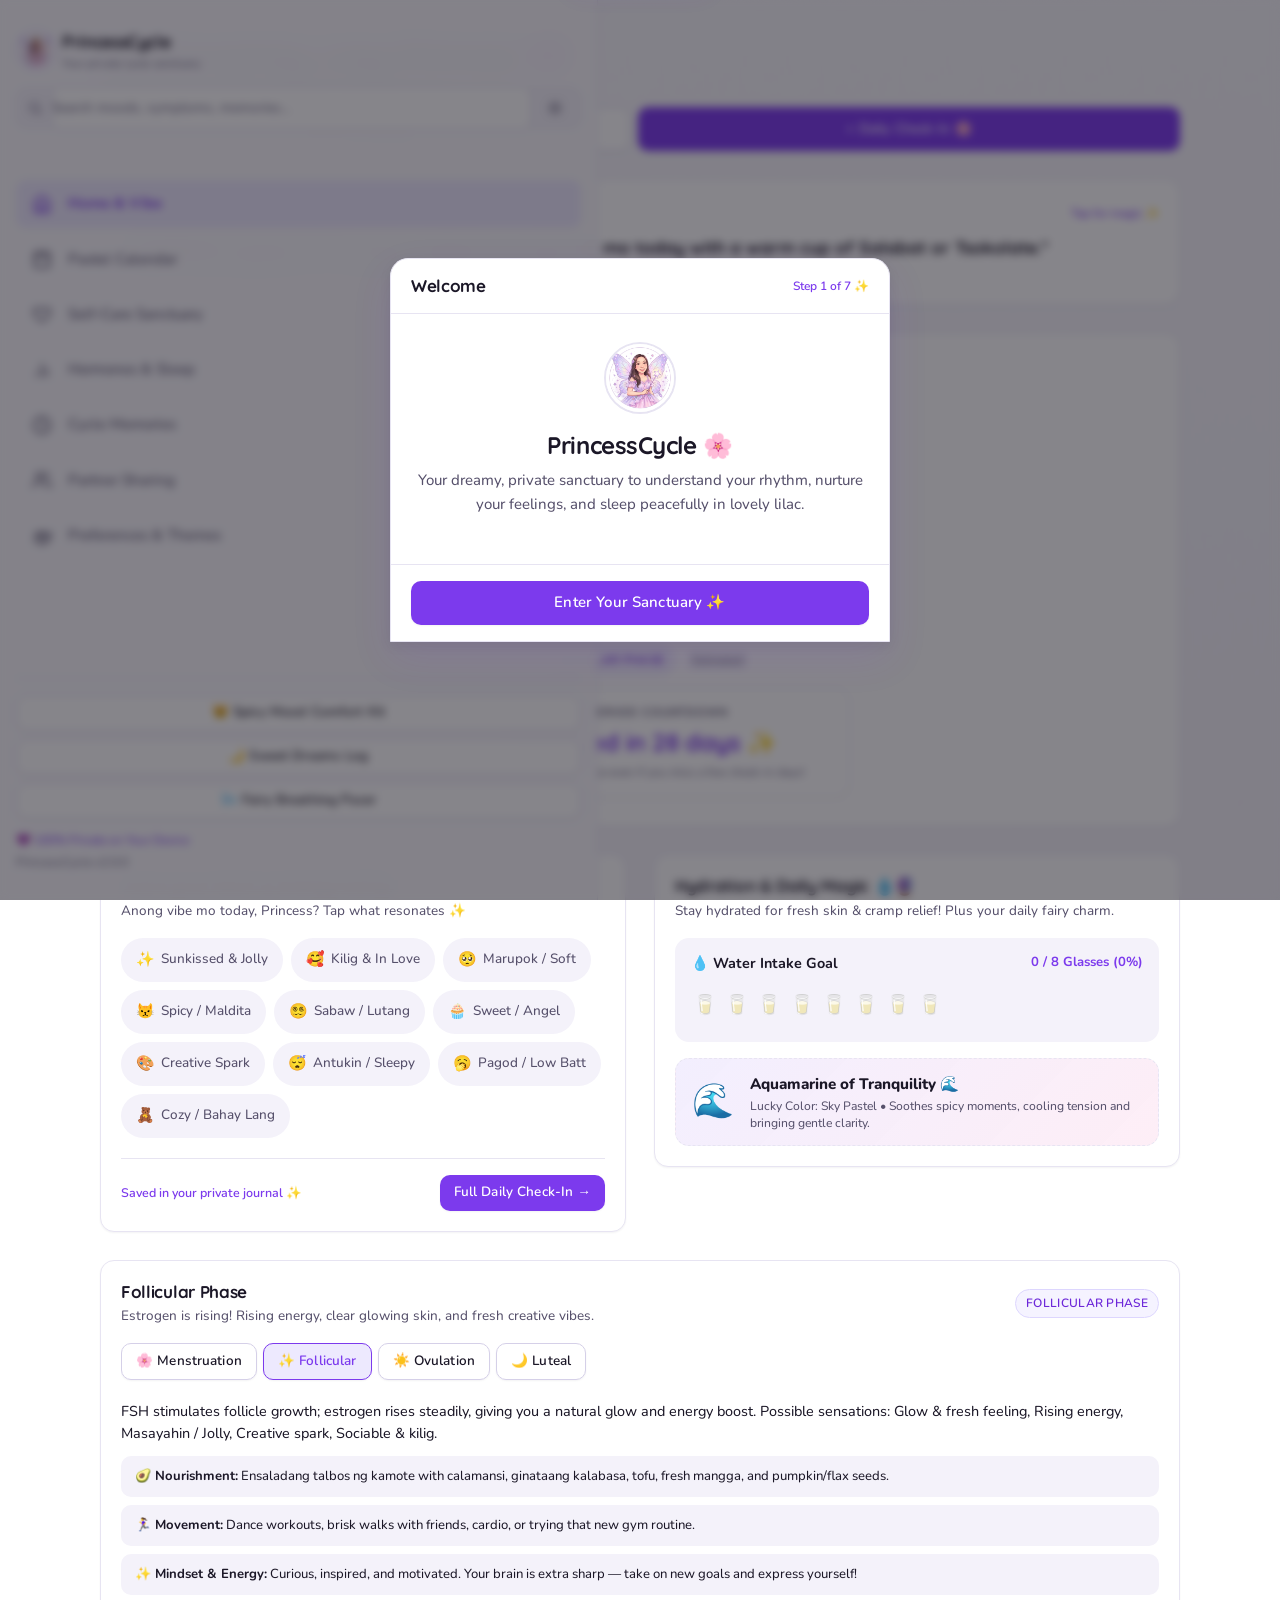
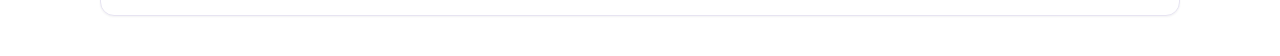
<file: index.html>
<!DOCTYPE html>
<html lang="en">
<head>
  <meta charset="UTF-8" />
  <meta name="viewport" content="width=device-width, initial-scale=1.0, maximum-scale=5.0, user-scalable=yes" />
  <meta name="description" content="PrincessCycle — The dreamiest, cutest menstrual cycle, sleep schedule, and personal wellness companion in lovely lilac purple." />
  <meta name="theme-color" content="#FAF7FF" />
  <meta name="apple-mobile-web-app-capable" content="yes" />
  <meta name="apple-mobile-web-app-status-bar-style" content="default" />
  <meta name="apple-mobile-web-app-title" content="PrincessCycle" />

  <title>PrincessCycle 🌸 — Your Dreamy Wellness & Cycle Sanctuary</title>

  <!-- PWA Manifest & Icons -->
  <link rel="manifest" href="./manifest.json" />
  <link rel="icon" type="image/jpeg" href="./assets/fairy-icon.jpg" />
  <link rel="apple-touch-icon" href="./assets/fairy-icon.jpg" />

  <!-- Google Fonts: Cute Rounded Typography -->
  <link rel="preconnect" href="https://fonts.googleapis.com" />
  <link rel="preconnect" href="https://fonts.gstatic.com" crossorigin />
  <link href="https://fonts.googleapis.com/css2?family=Nunito:ital,wght@0,400;0,500;0,600;0,700;0,800;0,900;1,400;1,600&family=Quicksand:wght@500;600;700&display=swap" rel="stylesheet" />

  <!-- Stylesheets -->
  <link rel="stylesheet" href="./css/reset.css" />
  <link rel="stylesheet" href="./css/variables.css" />
  <link rel="stylesheet" href="./css/base.css" />
  <link rel="stylesheet" href="./css/components.css" />
  <link rel="stylesheet" href="./css/layout.css" />
  <link rel="stylesheet" href="./css/responsive.css" />
  <!-- Home dashboard redesign (phone-first, token-based) -->
  <link rel="stylesheet" href="./css/home.css" />
  <!-- ✨ Kawaii Cute Overhaul — Last so it wins specificity -->
  <link rel="stylesheet" href="./css/cute.css" />
  <!-- App-wide premium design-system refinement (loaded absolutely last) -->
  <link rel="stylesheet" href="./css/redesign.css" />
</head>
<body>
  <a href="#main-content" class="skip-link">Skip to content</a>
  <!-- Cute Floating Ambient Orbs -->
  <div class="cute-orb cute-orb-1" aria-hidden="true"></div>
  <div class="cute-orb cute-orb-2" aria-hidden="true"></div>
  <div class="cute-orb cute-orb-3" aria-hidden="true"></div>

  <div class="app-root">
    <!-- Mobile App Header -->
    <header class="app-header" id="mobile-header">
      <div class="brand-header">
        <img src="./assets/fairy-icon.jpg" alt="PrincessCycle Logo" class="brand-logo-icon" width="36" height="36" style="border-radius: 50%; object-fit: cover; border: 2px solid rgba(196,168,255,0.5);" />
        <span class="brand-title" style="font-size: 1.05rem;">PrincessCycle</span>
      </div>
      <div class="header-actions">
        <button class="btn btn-ghost btn-icon-only" id="header-spicy-btn" aria-label="Spicy Mode Comfort Kit" title="Spicy Mood Comfort Kit">
          😾
        </button>
        <button class="btn btn-ghost btn-icon-only" id="header-goodnight-btn" aria-label="Goodnight Bedtime Log" title="Record Bedtime">
          🌙
        </button>
        <button class="btn btn-ghost btn-icon-only" id="header-pacer-btn" aria-label="Breathing Relief Pacer" title="Guided Breathing">
          <svg viewBox="0 0 24 24" width="20" height="20" fill="none" stroke="currentColor" stroke-width="2"><circle cx="12" cy="12" r="10"/><path d="M8 12a4 4 0 0 1 8 0"/></svg>
        </button>
        <button class="btn btn-ghost btn-icon-only" id="header-settings-btn" aria-label="Open Settings">
          <svg viewBox="0 0 24 24" width="22" height="22" fill="none" stroke="currentColor" stroke-width="2" stroke-linecap="round" stroke-linejoin="round">
            <circle cx="12" cy="12" r="3"></circle>
            <path d="M19.4 15a1.65 1.65 0 0 0 .33 1.82l.06.06a2 2 0 0 1 0 2.83 2 2 0 0 1-2.83 0l-.06-.06a1.65 1.65 0 0 0-1.82-.33 1.65 1.65 0 0 0-1 1.51V21a2 2 0 0 1-2 2 2 2 0 0 1-2-2v-.09A1.65 1.65 0 0 0 9 19.4a1.65 1.65 0 0 0-1.82.33l-.06.06a2 2 0 0 1-2.83 0 2 2 0 0 1 0-2.83l.06-.06a1.65 1.65 0 0 0 .33-1.82 1.65 1.65 0 0 0-1.51-1H3a2 2 0 0 1-2-2 2 2 0 0 1 2-2h.09A1.65 1.65 0 0 0 4.6 9a1.65 1.65 0 0 0-.33-1.82l-.06-.06a2 2 0 0 1 0-2.83 2 2 0 0 1 2.83 0l.06.06a1.65 1.65 0 0 0 1.82.33H9a1.65 1.65 0 0 0 1-1.51V3a2 2 0 0 1 2-2 2 2 0 0 1 2 2v.09a1.65 1.65 0 0 0 1 1.51 1.65 1.65 0 0 0 1.82-.33l.06-.06a2 2 0 0 1 2.83 0 2 2 0 0 1 0 2.83l-.06.06a1.65 1.65 0 0 0-.33 1.82V9a1.65 1.65 0 0 0 1.51 1H21a2 2 0 0 1 2 2 2 2 0 0 1-2 2h-.09a1.65 1.65 0 0 0-1.51 1z"></path>
          </svg>
        </button>
      </div>
    </header>

    <!-- Desktop Sidebar (Visible on 1024px+) -->
    <aside class="sidebar" id="desktop-sidebar" aria-label="Desktop Navigation">
      <div class="brand-header">
        <img src="./assets/fairy-icon.jpg" alt="PrincessCycle Logo" width="40" height="40" style="border-radius: 50%; object-fit: cover; border: 2px solid rgba(196,168,255,0.4);" />
        <div>
          <span class="brand-title" style="font-size: 1.1rem;">PrincessCycle</span>
          <div style="font-size: 0.6875rem; color: var(--text-tertiary);">Your private cycle sanctuary</div>
        </div>
      </div>

      <!-- 21st.dev-style Command Bar -->
      <div class="command-bar" role="search">
        <svg class="command-bar-icon" viewBox="0 0 24 24" fill="none" stroke="currentColor" stroke-width="2" stroke-linecap="round"><circle cx="11" cy="11" r="7"/><line x1="21" y1="21" x2="16.65" y2="16.65"/></svg>
        <input type="text" id="global-search" class="command-bar-input" placeholder="Search moods, symptoms, memories…" aria-label="Search your cycle data" />
        <button class="command-bar-action" id="command-theme-toggle" aria-label="Toggle theme" title="Toggle light / dark">
          <svg viewBox="0 0 24 24" width="16" height="16" fill="none" stroke="currentColor" stroke-width="2" stroke-linecap="round"><circle cx="12" cy="12" r="4"/><path d="M12 2v2M12 20v2M4.9 4.9l1.4 1.4M17.7 17.7l1.4 1.4M2 12h2M20 12h2M4.9 19.1l1.4-1.4M17.7 6.3l1.4-1.4"/></svg>
        </button>
      </div>

      <nav class="sidebar-nav">
        <a href="#home" class="sidebar-link active" data-view="home">
          <svg viewBox="0 0 24 24" fill="none" stroke="currentColor" stroke-width="2"><path d="M3 9l9-7 9 7v11a2 2 0 0 1-2 2H5a2 2 0 0 1-2-2z"/><polyline points="9 22 9 12 15 12 15 22"/></svg>
          <span>Home & Vibe</span>
        </a>
        <a href="#calendar" class="sidebar-link" data-view="calendar">
          <svg viewBox="0 0 24 24" fill="none" stroke="currentColor" stroke-width="2"><rect x="3" y="4" width="18" height="18" rx="2" ry="2"/><line x1="16" y1="2" x2="16" y2="6"/><line x1="8" y1="2" x2="8" y2="6"/><line x1="3" y1="10" x2="21" y2="10"/></svg>
          <span>Pastel Calendar</span>
        </a>
        <a href="#rituals" class="sidebar-link" data-view="rituals">
          <svg viewBox="0 0 24 24" fill="none" stroke="currentColor" stroke-width="2" stroke-linecap="round" stroke-linejoin="round"><path d="M12 21s-7-4.35-9.5-8.5C1 9 3 5 6.5 5 9 5 12 8 12 8s3-3 5.5-3C21 5 23 9 21.5 12.5 19 16.65 12 21 12 21z"/><path d="M12 8v6M9 11h6" opacity="0.0"/></svg>
          <span>Self-Care Sanctuary</span>
        </a>
        <a href="#insights" class="sidebar-link" data-view="insights">
          <svg viewBox="0 0 24 24" fill="none" stroke="currentColor" stroke-width="2"><line x1="18" y1="20" x2="18" y2="10"/><line x1="12" y1="20" x2="12" y2="4"/><line x1="6" y1="20" x2="6" y2="14"/></svg>
          <span>Hormones & Sleep</span>
        </a>
        <a href="#history" class="sidebar-link" data-view="history">
          <svg viewBox="0 0 24 24" fill="none" stroke="currentColor" stroke-width="2"><circle cx="12" cy="12" r="10"/><polyline points="12 6 12 12 16 14"/></svg>
          <span>Cycle Memories</span>
        </a>
        <a href="#sharing" class="sidebar-link" data-view="sharing">
          <svg viewBox="0 0 24 24" fill="none" stroke="currentColor" stroke-width="2"><path d="M17 21v-2a4 4 0 0 0-4-4H5a4 4 0 0 0-4 4v2"/><circle cx="9" cy="7" r="4"/><path d="M23 21v-2a4 4 0 0 0-3-3.87"/><path d="M16 3.13a4 4 0 0 1 0 7.75"/></svg>
          <span>Partner Sharing</span>
        </a>
        <a href="#settings" class="sidebar-link" data-view="settings">
          <svg viewBox="0 0 24 24" fill="none" stroke="currentColor" stroke-width="2"><circle cx="12" cy="12" r="3"/><path d="M19.4 15a1.65 1.65 0 0 0 .33 1.82l.06.06a2 2 0 0 1 0 2.83 2 2 0 0 1-2.83 0l-.06-.06a1.65 1.65 0 0 0-1.82-.33 1.65 1.65 0 0 0-1 1.51V21a2 2 0 0 1-2 2 2 2 0 0 1-2-2v-.09A1.65 1.65 0 0 0 9 19.4a1.65 1.65 0 0 0-1.82.33l-.06.06a2 2 0 0 1-2.83 0 2 2 0 0 1 0-2.83l.06-.06a1.65 1.65 0 0 0 .33-1.82V9a1.65 1.65 0 0 0 1.51 1H21a2 2 0 0 1 2 2 2 2 0 0 1-2 2h-.09a1.65 1.65 0 0 0-1.51 1z"/></svg>
          <span>Preferences & Themes</span>
        </a>
      </nav>

      <div style="padding-top: var(--space-md); border-top: 1px solid var(--border-subtle); font-size: 0.75rem; color: var(--text-tertiary);">
        <button class="btn btn-secondary btn-sm btn-block" id="sidebar-spicy-btn" style="margin-bottom: 8px;">
          😾 Spicy Mood Comfort Kit
        </button>
        <button class="btn btn-secondary btn-sm btn-block" id="sidebar-goodnight-btn" style="margin-bottom: 8px;">
          🌙 Sweet Dreams Log
        </button>
        <button class="btn btn-secondary btn-sm btn-block" id="sidebar-pacer-btn" style="margin-bottom: 12px;">
          🌬️ Fairy Breathing Pacer
        </button>
        <div class="flex items-center gap-xs" style="margin-bottom: 4px; color: var(--color-primary);">
          <span>💜 100% Private on Your Device</span>
        </div>
        <div id="app-version-label">PrincessCycle v2.0.0</div>
      </div>
    </aside>

    <!-- Main Content Body -->
    <main class="app-main container" id="main-content" tabindex="-1">
      
      <!-- Smart Morning Wake-Up Detection Notification Banner -->
      <div id="smart-wake-banner" class="card" role="region" aria-live="polite" aria-label="Morning wake-up confirmation" style="display: none; background: linear-gradient(135deg, var(--bg-surface), #F5EEFF); border-color: var(--border-subtle); margin-bottom: var(--space-md); box-shadow: var(--shadow-md);">
        <div class="flex justify-between items-center" style="flex-wrap: wrap; gap: 8px;">
          <div class="flex items-center gap-sm">
            <span style="font-size: 1.6rem;" aria-hidden="true">☀️</span>
            <div>
              <div style="font-size: 0.9375rem; font-weight: 700; color: var(--text-primary);">Good morning beautiful! First touch detected ✨</div>
              <div style="font-size: 0.8125rem; color: var(--text-secondary);">Did you wake up around <strong id="detected-wake-time-text" style="color: var(--color-primary);">07:15 AM</strong>?</div>
            </div>
          </div>
          <div class="flex gap-xs">
            <button class="btn btn-primary btn-sm" id="btn-confirm-wake-time">Yes, Confirm ☀️</button>
            <button class="btn btn-ghost btn-sm" id="btn-dismiss-wake-banner">Dismiss</button>
          </div>
        </div>
      </div>

      <!-- Smart Catch-Up Assistant for Missed Check-in Days -->
      <div id="missed-days-catchup-banner" class="card home-catchup" role="region" aria-live="polite" aria-label="Missed check-in catch-up assistant" style="display: none;">
        <div class="home-catchup-inner">
          <div class="flex items-center gap-sm">
            <span class="catchup-fairy" aria-hidden="true">🧚‍♀️</span>
            <div>
              <div class="catchup-title">Missed a few check-ins? We got you, Princess! ✨</div>
              <div class="catchup-text" id="missed-days-text">Your cycle progressed naturally. We estimated where you are in your rhythm!</div>
            </div>
          </div>
          <div class="flex gap-xs catchup-actions">
            <button class="btn btn-primary btn-sm" id="btn-autofill-missed-days">✨ Auto-Fill Missed Days</button>
            <button class="btn btn-ghost btn-sm" id="btn-dismiss-catchup">Dismiss</button>
          </div>
        </div>
      </div>

      <!-- VIEW: HOME -->
      <section class="view-section active" id="view-home" aria-label="Home Dashboard">
        <div class="home-wrap">

          <!-- Greeting header -->
          <header class="home-greeting">
            <div class="home-greeting-text">
              <h1 id="greeting-title" class="home-greeting-title">Good morning, sweetest Princess ✨</h1>
              <p id="greeting-subtitle" class="home-greeting-sub">Ganda mo today! Know your rhythm, love your days.</p>
            </div>
            <div class="home-greeting-actions">
              <button class="btn btn-secondary btn-sm" id="btn-period-today-toggle">🩸 Period Started</button>
              <button class="btn btn-primary btn-sm" id="btn-quick-log-hero">+ Daily Check-In 🌸</button>
            </div>
          </header>

          <h2 class="sr-only">Today's dashboard</h2>

          <!-- Daily affirmation -->
          <div class="card home-affirm" id="daily-affirmation-card" tabindex="0" role="button" title="Tap to sparkle!" aria-label="Daily affirmation, tap for a new one">
            <div class="home-affirm-top">
              <span class="badge badge-affirm" id="affirmation-badge">🎨 Emotional Masterpiece</span>
              <span class="home-affirm-hint">Tap for magic ✨</span>
            </div>
            <p id="affirmation-quote" class="home-affirm-quote">
              "Ganda mo today, Princess! ✨ Valid ang feelings mo, hindi mo kailangang mag-explain sa mundo."
            </p>
            <p id="affirmation-tip" class="home-affirm-tip"></p>
          </div>

          <!-- Cycle hero -->
          <div class="card home-hero" id="hero-cycle-card">
            <div id="hero-dial-container" class="hero-dial"></div>

            <div class="hero-phase-row">
              <span id="hero-phase-badge" class="badge badge-follicular">Follicular Phase</span>
              <span id="hero-phase-tag" class="tag-estimated">Estimated</span>
            </div>

            <div class="hero-next">
              <div class="hero-next-label">Next Period Countdown</div>
              <div id="hero-next-period-text" class="hero-next-value">Estimated in 14 days</div>
              <p class="hero-next-note">Predictions stay accurate even if you miss a few check-in days!</p>
            </div>
          </div>

          <!-- Mood / energy -->
          <div class="card">
            <div class="card-header">
              <div>
                <h3 class="card-title">How's your heart &amp; energy today?</h3>
                <p class="card-subtitle">Anong vibe mo today, Princess? Tap what resonates ✨</p>
              </div>
            </div>

            <div class="chip-group" id="quick-mood-chips">
              <button class="chip" data-mood="✨ Sunkissed & Jolly"><span class="emoji">✨</span> Sunkissed &amp; Jolly</button>
              <button class="chip" data-mood="🥰 Kilig & In Love"><span class="emoji">🥰</span> Kilig &amp; In Love</button>
              <button class="chip" data-mood="🥺 Marupok / Soft"><span class="emoji">🥺</span> Marupok / Soft</button>
              <button class="chip" data-mood="😾 Spicy / Maldita"><span class="emoji">😾</span> Spicy / Maldita</button>
              <button class="chip" data-mood="😵‍💫 Sabaw / Lutang"><span class="emoji">😵‍💫</span> Sabaw / Lutang</button>
              <button class="chip" data-mood="🧁 Sweet / Angel"><span class="emoji">🧁</span> Sweet / Angel</button>
              <button class="chip" data-mood="🎨 Creative Spark"><span class="emoji">🎨</span> Creative Spark</button>
              <button class="chip" data-mood="😴 Antukin / Sleepy"><span class="emoji">😴</span> Antukin / Sleepy</button>
              <button class="chip" data-mood="🥱 Pagod / Low Batt"><span class="emoji">🥱</span> Pagod / Low Batt</button>
              <button class="chip" data-mood="🧸 Cozy / Bahay Lang"><span class="emoji">🧸</span> Cozy / Bahay Lang</button>
            </div>

            <div class="home-foot-row">
              <span id="quick-log-status" class="home-foot-note">Saved in your private journal ✨</span>
              <button class="btn btn-primary btn-sm" id="btn-open-full-log">Full Daily Check-In →</button>
            </div>
          </div>

          <!-- Hydration + crystal -->
          <div class="card" id="hydration-crystal-card">
            <div class="card-header">
              <div>
                <h3 class="card-title">Hydration &amp; Daily Magic 💧🔮</h3>
                <p class="card-subtitle">Stay hydrated for fresh skin &amp; cramp relief! Plus your daily fairy charm.</p>
              </div>
            </div>

            <div class="hydration-box">
              <div class="flex justify-between items-center hydration-box-head">
                <span class="hydration-label">💧 Water Intake Goal</span>
                <span id="water-progress-text" class="hydration-count">0 / 8 Glasses</span>
              </div>
              <div class="water-droplets" id="water-droplets-container" role="group" aria-label="Water intake glasses">
                <button type="button" class="btn btn-ghost btn-icon water-glass-btn" data-glass="1" aria-label="Glass 1 of 8">🥛</button>
                <button type="button" class="btn btn-ghost btn-icon water-glass-btn" data-glass="2" aria-label="Glass 2 of 8">🥛</button>
                <button type="button" class="btn btn-ghost btn-icon water-glass-btn" data-glass="3" aria-label="Glass 3 of 8">🥛</button>
                <button type="button" class="btn btn-ghost btn-icon water-glass-btn" data-glass="4" aria-label="Glass 4 of 8">🥛</button>
                <button type="button" class="btn btn-ghost btn-icon water-glass-btn" data-glass="5" aria-label="Glass 5 of 8">🥛</button>
                <button type="button" class="btn btn-ghost btn-icon water-glass-btn" data-glass="6" aria-label="Glass 6 of 8">🥛</button>
                <button type="button" class="btn btn-ghost btn-icon water-glass-btn" data-glass="7" aria-label="Glass 7 of 8">🥛</button>
                <button type="button" class="btn btn-ghost btn-icon water-glass-btn" data-glass="8" aria-label="Glass 8 of 8">🥛</button>
              </div>
            </div>

            <div class="crystal-box">
              <span id="daily-crystal-icon" class="crystal-icon">🔮</span>
              <div>
                <div id="daily-crystal-name" class="crystal-name">Amethyst of Serenity</div>
                <div id="daily-crystal-desc" class="crystal-desc">Lucky Color: Lilac Lavender • Enhances peace, intuition, and soft heart healing.</div>
              </div>
            </div>
          </div>

          <!-- Phase guide -->
          <div class="card" id="phase-guide-card">
            <div class="card-header">
              <div>
                <h3 class="card-title" id="phase-guide-title">Understanding Your Phase</h3>
                <p class="card-subtitle" id="phase-guide-subtitle">What is happening in your body right now</p>
              </div>
              <span class="badge badge-subtle" id="phase-guide-badge">Awareness</span>
            </div>

            <div class="phase-tabs" id="phase-tabs-container">
              <button class="btn btn-secondary btn-sm phase-tab-btn" data-phase="menstruation">🌸 Menstruation</button>
              <button class="btn btn-secondary btn-sm phase-tab-btn active" data-phase="follicular">✨ Follicular</button>
              <button class="btn btn-secondary btn-sm phase-tab-btn" data-phase="ovulation">☀️ Ovulation</button>
              <button class="btn btn-secondary btn-sm phase-tab-btn" data-phase="luteal">🌙 Luteal</button>
            </div>

            <div id="phase-tab-content-body" class="phase-body">
              <p id="phase-guide-description" class="phase-desc"></p>

              <div class="phase-facts">
                <div class="phase-fact"><strong>🥑 Nourishment:</strong> <span id="phase-guide-nutrition"></span></div>
                <div class="phase-fact"><strong>🏃‍♀️ Movement:</strong> <span id="phase-guide-movement"></span></div>
                <div class="phase-fact"><strong>✨ Mindset &amp; Energy:</strong> <span id="phase-guide-mindset"></span></div>
              </div>
            </div>
          </div>

        </div>
      </section>

      <!-- VIEW: CALENDAR -->
      <section class="view-section" id="view-calendar" aria-label="Cycle Calendar">
        <div id="calendar-mount-point"></div>
      </section>

      <!-- VIEW: RITUALS / SELF-CARE SANCTUARY -->
      <section class="view-section" id="view-rituals" aria-label="Self-Care Sanctuary">
        <div id="rituals-mount-point"></div>
      </section>

      <!-- VIEW: INSIGHTS & SLEEP -->
      <section class="view-section" id="view-insights" aria-label="Cycle & Sleep Insights">
        <div id="insights-mount-point"></div>
      </section>

      <!-- VIEW: HISTORY -->
      <section class="view-section" id="view-history" aria-label="Cycle History">
        <div id="history-mount-point"></div>
      </section>

      <!-- VIEW: SHARING -->
      <section class="view-section" id="view-sharing" aria-label="Partner Sharing">
        <div id="sharing-mount-point"></div>
      </section>

      <!-- VIEW: SETTINGS -->
      <section class="view-section" id="view-settings" aria-label="Settings & Privacy">
        <div class="flex flex-col gap-lg">
          <!-- Profile & Cycle Config -->
          <div class="card">
            <div class="card-header">
              <h3 class="card-title">Princess Preferences 👑</h3>
            </div>
            <div class="form-group">
              <label class="form-label" for="setting-name">Your Royal Name</label>
              <input type="text" class="form-control" id="setting-name" value="Princess" />
            </div>
            <div class="form-group">
              <label class="form-label" for="setting-cycle-length">Typical Cycle Length (Days)</label>
              <input type="number" class="form-control" id="setting-cycle-length" min="18" max="60" value="28" />
              <p class="form-hint">The average number of days between the start of one period and the next.</p>
            </div>
            <div class="form-group">
              <label class="form-label" for="setting-period-length">Typical Period Length (Days)</label>
              <input type="number" class="form-control" id="setting-period-length" min="1" max="15" value="5" />
              <p class="form-hint">The number of days bleeding typically lasts.</p>
            </div>
            <div class="form-group">
              <label class="form-label" for="setting-last-period">First Day of Most Recent Period</label>
              <input type="date" class="form-control" id="setting-last-period" />
            </div>
            <button class="btn btn-primary btn-sm" id="btn-save-settings">Save Preferences ✨</button>
          </div>

          <!-- Ambient Soundscapes & Relaxation -->
          <div class="card">
            <div class="card-header">
              <div>
                <h3 class="card-title">Soothing Audio Ambience 🌧️</h3>
                <p class="card-subtitle">Synthesized relaxation noise for sleep & cramp relief</p>
              </div>
            </div>
            <div class="flex gap-xs" id="ambient-sound-group">
              <button class="btn btn-secondary btn-sm active" data-ambient="off">Mute</button>
              <button class="btn btn-secondary btn-sm" data-ambient="rain">🌧️ Gentle Rain</button>
              <button class="btn btn-secondary btn-sm" data-ambient="ocean">🌊 Soft Waves</button>
            </div>
          </div>

          <!-- Appearance & Accessibility Settings -->
          <div class="card">
            <div class="card-header">
              <h3 class="card-title">Appearance & Aesthetics 💜</h3>
            </div>
            <div class="form-group">
              <label class="form-label">Theme Mode</label>
              <div class="theme-groups" id="theme-selector-group">
                <div class="theme-subgroup">
                  <span class="theme-group-label">System</span>
                  <div class="flex gap-xs theme-group-row" data-group="system">
                    <button class="btn btn-secondary btn-sm active" data-theme-val="system">✨ Lavender System</button>
                  </div>
                </div>
                <div class="theme-subgroup">
                  <span class="theme-group-label">☀️ Light</span>
                  <div class="flex gap-xs theme-group-row" data-group="light">
                    <button class="btn btn-secondary btn-sm" data-theme-val="light">☀️ Lilac Dream Light</button>
                    <button class="btn btn-secondary btn-sm" data-theme-val="rose">🌹 Rose Blush</button>
                    <button class="btn btn-secondary btn-sm" data-theme-val="mint">🌿 Mint Fresh</button>
                    <button class="btn btn-secondary btn-sm" data-theme-val="peach">🍑 Peach Cream</button>
                    <button class="btn btn-secondary btn-sm" data-theme-val="sky">🩵 Sky Baby</button>
                    <button class="btn btn-secondary btn-sm" data-theme-val="lemon">🍋 Lemon Sun</button>
                    <button class="btn btn-secondary btn-sm" data-theme-val="cocoa">🤎 Cocoa Cozy</button>
                  </div>
                </div>
                <div class="theme-subgroup">
                  <span class="theme-group-label">🌙 Dark</span>
                  <div class="flex gap-xs theme-group-row" data-group="dark">
                    <button class="btn btn-secondary btn-sm" data-theme-val="dark">🌙 Midnight Orchid Dark</button>
                    <button class="btn btn-secondary btn-sm" data-theme-val="rose-dark">🌹🌙 Rose Night</button>
                    <button class="btn btn-secondary btn-sm" data-theme-val="mint-dark">🌿🌙 Mint Night</button>
                    <button class="btn btn-secondary btn-sm" data-theme-val="peach-dark">🍑🌙 Peach Night</button>
                    <button class="btn btn-secondary btn-sm" data-theme-val="sky-dark">🩵🌙 Sky Night</button>
                    <button class="btn btn-secondary btn-sm" data-theme-val="lemon-dark">🍋🌙 Lemon Night</button>
                    <button class="btn btn-secondary btn-sm" data-theme-val="cocoa-dark">🤎🌙 Cocoa Night</button>
                  </div>
                </div>
              </div>
            </div>

            <div class="form-group" style="margin-top: var(--space-md);">
              <label class="switch-label">
                <div>
                  <span style="font-size: 0.875rem; font-weight: 600;">Fairy Sparkle Chimes</span>
                  <div style="font-size: 0.75rem; color: var(--text-tertiary);">Ascending magical harp chimes on button taps & saving</div>
                </div>
                <input type="checkbox" class="switch-input" id="setting-sound-toggle" checked>
                <div class="switch-track"><div class="switch-thumb"></div></div>
              </label>
            </div>
          </div>

          <!-- Gentle Reminders -->
          <div class="card">
            <div class="card-header">
              <div>
                <h3 class="card-title">Gentle Reminders 🔔</h3>
                <p class="card-subtitle">Optional, respectful nudges. Never alarms</p>
              </div>
            </div>
            <div class="form-group">
              <label class="switch-label">
                <div>
                  <span style="font-size: 0.875rem; font-weight: 600;">Upcoming Period Reminder</span>
                  <div style="font-size: 0.75rem; color: var(--text-tertiary);">A gentle heads-up ~2 days before your estimated period</div>
                </div>
                <input type="checkbox" class="switch-input" id="setting-notifications-toggle">
                <div class="switch-track"><div class="switch-thumb"></div></div>
              </label>
            </div>
            <p class="form-hint" id="notifications-permission-hint">Uses your device's notification permission. Everything stays on-device.</p>
          </div>

          <!-- Privacy & Data Management -->
          <div class="card">
            <div class="card-header">
              <h3 class="card-title">Privacy & Data Sanctuary 🔒</h3>
              <span class="badge badge-subtle">100% On-Device</span>
            </div>
            <p style="font-size: 0.875rem; color: var(--text-secondary); margin-bottom: var(--space-md);">
              All cycle, emotion, and sleep records are stored strictly on this device. No remote servers, advertising trackers, or telemetry scripts are used.
            </p>

            <div class="flex flex-col gap-sm">
              <div class="flex gap-sm" style="flex-wrap: wrap;">
                <button class="btn btn-secondary btn-sm" id="btn-export-json">Export Data (JSON)</button>
                <button class="btn btn-secondary btn-sm" id="btn-export-csv">Export Logs (CSV)</button>
                <label class="btn btn-secondary btn-sm" style="cursor: pointer;">
                  Import Backup (JSON)
                  <input type="file" id="import-json-file" accept=".json" style="display: none;" />
                </label>
              </div>

              <div class="flex gap-sm" style="flex-wrap: wrap; margin-top: var(--space-md);">
                <button class="btn btn-secondary btn-sm" id="btn-load-demo-data">Load Realistic Demo Data</button>
                <button class="btn btn-danger btn-sm" id="btn-wipe-data">Delete All Data</button>
              </div>
            </div>
          </div>

          <!-- Medical Disclaimer & About -->
          <div class="card">
            <div class="card-header">
              <h3 class="card-title">About PrincessCycle 🌸</h3>
              <span style="font-size: 0.75rem; color: var(--text-tertiary);" id="about-version-label">v2.0.0</span>
            </div>
            <p style="font-size: 0.8125rem; color: var(--text-secondary); margin-bottom: var(--space-sm);">
              PrincessCycle is designed for personal menstrual and sleep awareness. Predictions are mathematical estimations based on past logged cycles and vary from cycle to cycle.
            </p>
            <div style="background: var(--bg-surface-subtle); padding: var(--space-sm); border-radius: var(--radius-sm); font-size: 0.75rem; color: var(--text-secondary); line-height: 1.5;">
              <strong>Medical Disclaimer:</strong> PrincessCycle is not a diagnostic tool and must not be used as contraception or fertility protection. Consult a qualified healthcare professional for medical concerns.
            </div>
          </div>
        </div>
      </section>
    </main>

    <!-- Mobile Bottom Navigation Bar (Hidden on Desktop) -->
    <nav class="bottom-nav" id="bottom-nav" aria-label="Mobile Navigation">
      <a href="#home" class="nav-item active" data-view="home">
        <svg viewBox="0 0 24 24" fill="none" stroke="currentColor"><path d="M3 9l9-7 9 7v11a2 2 0 0 1-2 2H5a2 2 0 0 1-2-2z"/><polyline points="9 22 9 12 15 12 15 22"/></svg>
        <span>Home</span>
      </a>
      <a href="#calendar" class="nav-item" data-view="calendar">
        <svg viewBox="0 0 24 24" fill="none" stroke="currentColor"><rect x="3" y="4" width="18" height="18" rx="2" ry="2"/><line x1="16" y1="2" x2="16" y2="6"/><line x1="8" y1="2" x2="8" y2="6"/><line x1="3" y1="10" x2="21" y2="10"/></svg>
        <span>Calendar</span>
      </a>
      <a href="#rituals" class="nav-item" data-view="rituals">
        <svg viewBox="0 0 24 24" fill="none" stroke="currentColor" stroke-linecap="round" stroke-linejoin="round"><path d="M12 21s-7-4.35-9.5-8.5C1 9 3 5 6.5 5 9 5 12 8 12 8s3-3 5.5-3C21 5 23 9 21.5 12.5 19 16.65 12 21 12 21z"/></svg>
        <span>Sanctuary</span>
      </a>
      <div class="nav-fab-wrap">
        <button class="nav-fab" id="btn-fab-log" aria-label="Log Today's Check-in">
          <svg viewBox="0 0 24 24" fill="none" stroke="currentColor"><line x1="12" y1="5" x2="12" y2="19"/><line x1="5" y1="12" x2="19" y2="12"/></svg>
        </button>
      </div>
      <a href="#insights" class="nav-item" data-view="insights">
        <svg viewBox="0 0 24 24" fill="none" stroke="currentColor"><line x1="18" y1="20" x2="18" y2="10"/><line x1="12" y1="20" x2="12" y2="4"/><line x1="6" y1="20" x2="6" y2="14"/></svg>
        <span>Insights</span>
      </a>
      <a href="#settings" class="nav-item" data-view="settings">
        <svg viewBox="0 0 24 24" fill="none" stroke="currentColor"><circle cx="12" cy="12" r="3"/><path d="M19.4 15a1.65 1.65 0 0 0 .33 1.82l.06.06a2 2 0 0 1 0 2.83 2 2 0 0 1-2.83 0l-.06-.06a1.65 1.65 0 0 0-1.82-.33 1.65 1.65 0 0 0-1 1.51V21a2 2 0 0 1-2 2 2 2 0 0 1-2-2v-.09A1.65 1.65 0 0 0 9 19.4a1.65 1.65 0 0 0-1.82.33l-.06.06a2 2 0 0 1-2.83 0 2 2 0 0 1 0-2.83l.06-.06a1.65 1.65 0 0 0-.33 1.82V9a1.65 1.65 0 0 0 1.51 1H21a2 2 0 0 1 2 2 2 2 0 0 1-2 2h-.09a1.65 1.65 0 0 0-1.51 1z"/></svg>
        <span>Settings</span>
      </a>
    </nav>

    <!-- Daily Check-In Drawer Modal (Bottom Sheet) -->
    <div class="sheet-backdrop" id="checkin-sheet-backdrop" role="dialog" aria-modal="true" aria-labelledby="checkin-sheet-title">
      <div class="sheet-container">
        <div class="sheet-handle"></div>
        <div class="sheet-header">
          <div>
            <h3 class="card-title" id="checkin-sheet-title">Daily Check-In 🌸</h3>
            <span id="checkin-sheet-date" style="font-size: 0.8125rem; color: var(--color-primary); font-weight: 600;">Today</span>
          </div>
          <button class="btn btn-ghost btn-icon-only" id="btn-close-checkin" aria-label="Close">
            <svg viewBox="0 0 24 24" width="20" height="20" fill="none" stroke="currentColor" stroke-width="2"><line x1="18" y1="6" x2="6" y2="18"/><line x1="6" y1="6" x2="18" y2="18"/></svg>
          </button>
        </div>

        <div class="sheet-body">
          <form id="checkin-form">
            <!-- Sleep Schedule Tracker (Bedtime, Wake Time & Calculated Duration) -->
            <div class="form-group" style="background: var(--bg-surface-subtle); padding: 14px; border-radius: var(--radius-lg); border: 1px solid var(--border-subtle);">
              <div class="flex justify-between items-center" style="margin-bottom: 8px;">
                <label class="form-label" style="margin-bottom: 0; font-weight: 700;">🌙 Sleep Schedule</label>
                <span id="sheet-sleep-calc-pill" class="badge badge-luteal">8h 0m</span>
              </div>
              <div style="display: grid; grid-template-columns: 1fr 1fr; gap: var(--space-sm); margin-bottom: 10px;">
                <div>
                  <span style="font-size: 0.75rem; color: var(--text-secondary); font-weight: 600;">Bedtime:</span>
                  <input type="time" class="form-control" id="sheet-bedtime" value="23:00" style="padding: 6px 10px; font-size: 0.875rem;" />
                </div>
                <div>
                  <span style="font-size: 0.75rem; color: var(--text-secondary); font-weight: 600;">Woke Up:</span>
                  <input type="time" class="form-control" id="sheet-waketime" value="07:00" style="padding: 6px 10px; font-size: 0.875rem;" />
                </div>
              </div>

              <div class="flex justify-between items-center">
                <span style="font-size: 0.75rem; color: var(--text-secondary); font-weight: 600;">Sleep Quality:</span>
                <div class="flex gap-xs" id="sheet-sleep-quality">
                  <button type="button" class="chip" data-quality="Poor">Poor</button>
                  <button type="button" class="chip" data-quality="Okay">Okay</button>
                  <button type="button" class="chip active" data-quality="Good">Good</button>
                  <button type="button" class="chip" data-quality="Great">Great</button>
                </div>
              </div>
            </div>

            <!-- Mood Chips -->
            <div class="form-group">
              <label class="form-label">Emotions & Vibe (Anong pakiramdam mo?)</label>
              <div class="chip-group" id="sheet-mood-chips">
                <button type="button" class="chip" data-mood="✨ Sunkissed & Jolly"><span class="emoji">✨</span> Sunkissed & Jolly</button>
                <button type="button" class="chip" data-mood="🥰 Kilig & In Love"><span class="emoji">🥰</span> Kilig & In Love</button>
                <button type="button" class="chip" data-mood="🥺 Marupok / Soft"><span class="emoji">🥺</span> Marupok / Soft</button>
                <button type="button" class="chip" data-mood="😾 Spicy / Maldita"><span class="emoji">😾</span> Spicy / Maldita</button>
                <button type="button" class="chip" data-mood="😵‍💫 Sabaw / Lutang"><span class="emoji">😵‍💫</span> Sabaw / Lutang</button>
                <button type="button" class="chip" data-mood="🧁 Sweet / Angel"><span class="emoji">🧁</span> Sweet / Angel</button>
                <button type="button" class="chip" data-mood="🎨 Creative Spark"><span class="emoji">🎨</span> Creative Spark</button>
                <button type="button" class="chip" data-mood="😴 Antukin / Sleepy"><span class="emoji">😴</span> Antukin / Sleepy</button>
                <button type="button" class="chip" data-mood="🥱 Pagod / Low Batt"><span class="emoji">🥱</span> Pagod / Low Batt</button>
                <button type="button" class="chip" data-mood="🧸 Cozy / Bahay Lang"><span class="emoji">🧸</span> Cozy / Bahay Lang</button>
              </div>
            </div>

            <!-- Cravings Section (Filipino Food & Drinks) -->
            <div class="form-group">
              <label class="form-label">Cravings & Comfort Food 🧋</label>
              <div class="chip-group" id="sheet-cravings-chips">
                <button type="button" class="chip" data-craving="🧋 Boba Milk Tea"><span class="emoji">🧋</span> Boba Milk Tea</button>
                <button type="button" class="chip" data-craving="🍫 Tsokolate / Sweets"><span class="emoji">🍫</span> Tsokolate / Sweets</button>
                <button type="button" class="chip" data-craving="🍟 Fries & Chichirya"><span class="emoji">🍟</span> Fries & Chichirya</button>
                <button type="button" class="chip" data-craving="🥭 Manggang Hilaw"><span class="emoji">🥭</span> Manggang Hilaw</button>
                <button type="button" class="chip" data-craving="🍲 Mainit na Sinigang / Sabaw"><span class="emoji">🍲</span> Mainit na Sabaw</button>
                <button type="button" class="chip" data-craving="🥐 Ensaymada / Pastry"><span class="emoji">🥐</span> Ensaymada / Pastry</button>
              </div>
            </div>

            <!-- Energy Scale (1 - 5) -->
            <div class="form-group">
              <label class="form-label">Energy Level</label>
              <div class="energy-scale" id="sheet-energy-scale">
                <button type="button" class="energy-btn" data-energy="1">
                  <span class="energy-number">1</span>
                  <span class="energy-label">Low Batt</span>
                </button>
                <button type="button" class="energy-btn" data-energy="2">
                  <span class="energy-number">2</span>
                  <span class="energy-label">Gentle</span>
                </button>
                <button type="button" class="energy-btn" data-energy="3">
                  <span class="energy-number">3</span>
                  <span class="energy-label">Steady</span>
                </button>
                <button type="button" class="energy-btn" data-energy="4">
                  <span class="energy-number">4</span>
                  <span class="energy-label">Bubbly</span>
                </button>
                <button type="button" class="energy-btn" data-energy="5">
                  <span class="energy-number">5</span>
                  <span class="energy-label">Super High</span>
                </button>
              </div>
            </div>

            <!-- Period Bleeding / Flow -->
            <div class="form-group">
              <label class="form-label">Period Flow</label>
              <div class="flow-selector" id="sheet-flow-selector">
                <button type="button" class="flow-btn active" data-flow="None">None</button>
                <button type="button" class="flow-btn" data-flow="Spotting">Spotting</button>
                <button type="button" class="flow-btn" data-flow="Light">Light</button>
                <button type="button" class="flow-btn" data-flow="Medium">Medium</button>
                <button type="button" class="flow-btn" data-flow="Heavy">Heavy</button>
              </div>
            </div>

            <!-- Basal Body Temperature (BBT) -->
            <div class="form-group">
              <label class="form-label" for="sheet-bbt">Basal Body Temperature (°C)</label>
              <input type="number" class="form-control" id="sheet-bbt" min="35.0" max="40.0" step="0.01" placeholder="e.g. 36.45" style="max-width: 160px;" />
              <p class="form-hint">Take temperature upon waking before getting out of bed.</p>
            </div>

            <!-- Cervical Fluid / Mucus -->
            <div class="form-group">
              <label class="form-label">Cervical Fluid Consistency</label>
              <div class="chip-group" id="sheet-fluid-selector">
                <button type="button" class="chip active" data-fluid="Dry">Dry / None</button>
                <button type="button" class="chip" data-fluid="Sticky">Sticky / Tacky</button>
                <button type="button" class="chip" data-fluid="Creamy">Creamy / Lotion</button>
                <button type="button" class="chip" data-fluid="Eggwhite">Egg-white / Watery</button>
              </div>
            </div>

            <!-- Physical Symptoms -->
            <div class="form-group">
              <label class="form-label">Physical Sensations (Ramdam sa katawan)</label>
              <div class="chip-group" id="sheet-symptoms-chips">
                <button type="button" class="chip" data-symptom="Cramps (Puson)">Cramps (Puson)</button>
                <button type="button" class="chip" data-symptom="Headache (Sakit ulo)">Headache (Sakit ulo)</button>
                <button type="button" class="chip" data-symptom="Bloating (Kabag)">Bloating (Kabag)</button>
                <button type="button" class="chip" data-symptom="Backache (Hilahil)">Backache (Hilahil)</button>
                <button type="button" class="chip" data-symptom="Breast tenderness">Breast tenderness</button>
                <button type="button" class="chip" data-symptom="Acne (Tigyawat)">Acne (Tigyawat)</button>
                <button type="button" class="chip" data-symptom="Fatigue (Pagod)">Fatigue (Pagod)</button>
                <button type="button" class="chip" data-symptom="None">None</button>
              </div>
            </div>

            <!-- Notes -->
            <div class="form-group">
              <label class="form-label" for="sheet-notes">Artistic Diary & Secret Thoughts 💜</label>
              <textarea class="form-control" id="sheet-notes" placeholder="Vent, daydream, write secret thoughts or doodle ideas..."></textarea>
            </div>
          </form>
        </div>

        <div class="sheet-footer flex justify-between gap-sm">
          <button type="button" class="btn btn-secondary btn-block" id="btn-cancel-checkin">Cancel</button>
          <button type="button" class="btn btn-primary btn-block" id="btn-save-checkin">Save in Journal ✨</button>
        </div>
      </div>
    </div>

    <!-- Spicy Mode / Mood Rescue Kit Modal Backdrop -->
    <div class="modal-backdrop" id="spicy-modal-backdrop" role="dialog" aria-modal="true">
      <div class="modal-container text-center" style="max-width: 440px; padding: var(--space-xl) var(--space-lg);">
        <div class="flex justify-between items-center" style="margin-bottom: var(--space-md);">
          <span class="badge" style="background: rgba(251, 113, 133, 0.18); color: var(--color-danger); font-weight: 700;">😾 Spicy Mode Rescue</span>
          <button class="btn btn-ghost btn-icon-only" id="close-spicy-btn">
            <svg viewBox="0 0 24 24" width="20" height="20" fill="none" stroke="currentColor" stroke-width="2"><line x1="18" y1="6" x2="6" y2="18"/><line x1="6" y1="6" x2="18" y2="18"/></svg>
          </button>
        </div>

        <h3 style="font-size: 1.3rem; font-weight: 800; color: var(--text-primary); margin-bottom: 6px; font-family: var(--font-family-display);">
          It's 100% Okay to be Annoyed! 💜
        </h3>
        <p style="font-size: 0.875rem; color: var(--text-secondary); line-height: 1.5; margin-bottom: var(--space-lg);">
          Your body is working hard. Irritability is just your nervous system asking for space, silence, and gentle comfort.
        </p>

        <div id="spicy-tip-box" style="background: var(--bg-surface-subtle); border: 2px dashed var(--border-medium); padding: 14px; border-radius: var(--radius-lg); font-size: 0.9375rem; font-weight: 700; color: var(--color-primary); margin-bottom: var(--space-lg);">
          🧋 Order your favorite sweet drink or comfort snack right now.
        </div>

        <div class="flex flex-col gap-xs" style="margin-bottom: var(--space-lg); font-size: 0.8125rem; text-align: left;">
          <div style="background: var(--bg-surface-subtle); padding: 8px 12px; border-radius: var(--radius-md);">
            🎧 <strong>Permission Granted:</strong> Put on noise-canceling headphones & ignore everyone.
          </div>
          <div style="background: var(--bg-surface-subtle); padding: 8px 12px; border-radius: var(--radius-md);">
            🌬️ <strong>Breathe:</strong> 4 slow breaths will calm your adrenaline.
          </div>
        </div>

        <button class="btn btn-primary btn-block" id="btn-spicy-refresh-tip">Give Me Another Comfort Tip ✨</button>
      </div>
    </div>

    <!-- Onboarding Guided Modal Flow (7 Steps) -->
    <div class="modal-backdrop" id="onboarding-modal-backdrop" role="dialog" aria-modal="true" aria-labelledby="onboarding-step-title">
      <div class="modal-container" id="onboarding-container" style="max-width: 500px;"></div>
    </div>
  </div>

  <!-- Main JavaScript App Entrypoint (ES6 Module) -->
  <script type="module" src="./js/app.js?v=2.0.0"></script>
</body>
</html>
</file>
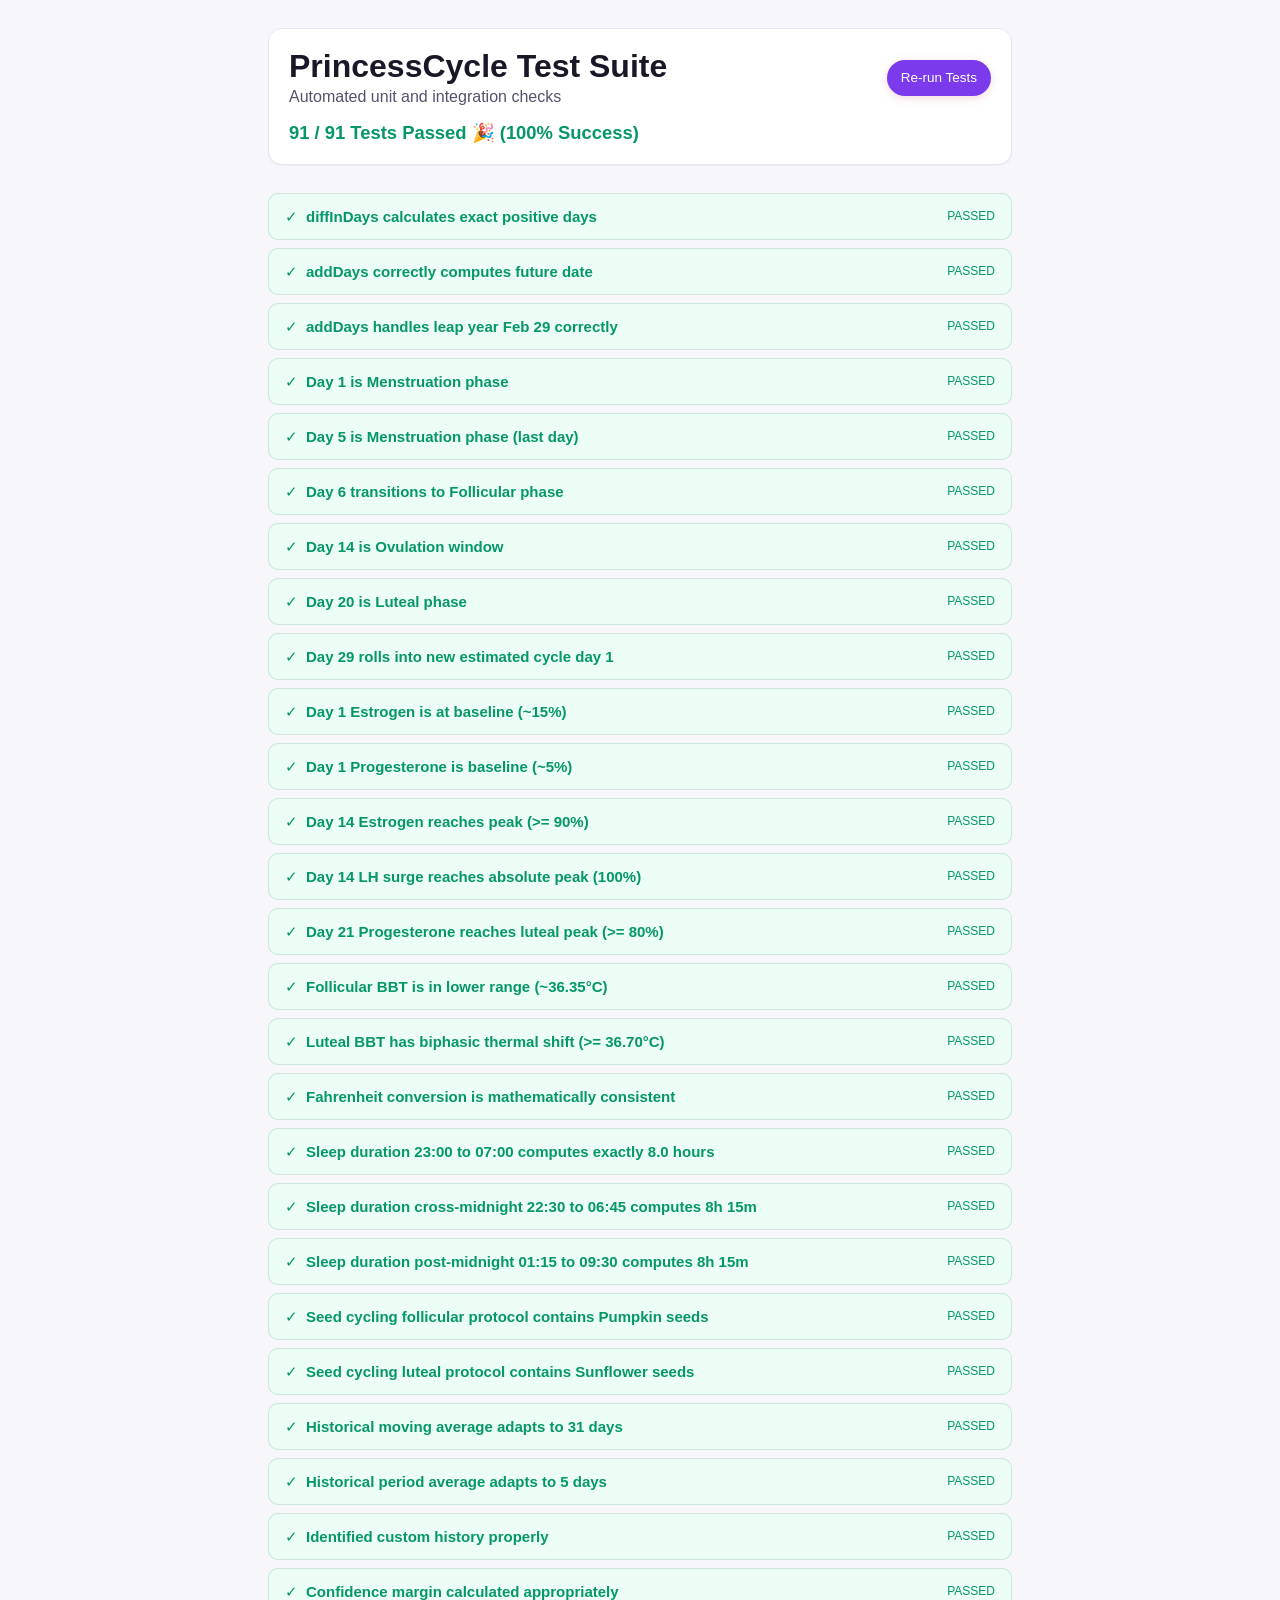
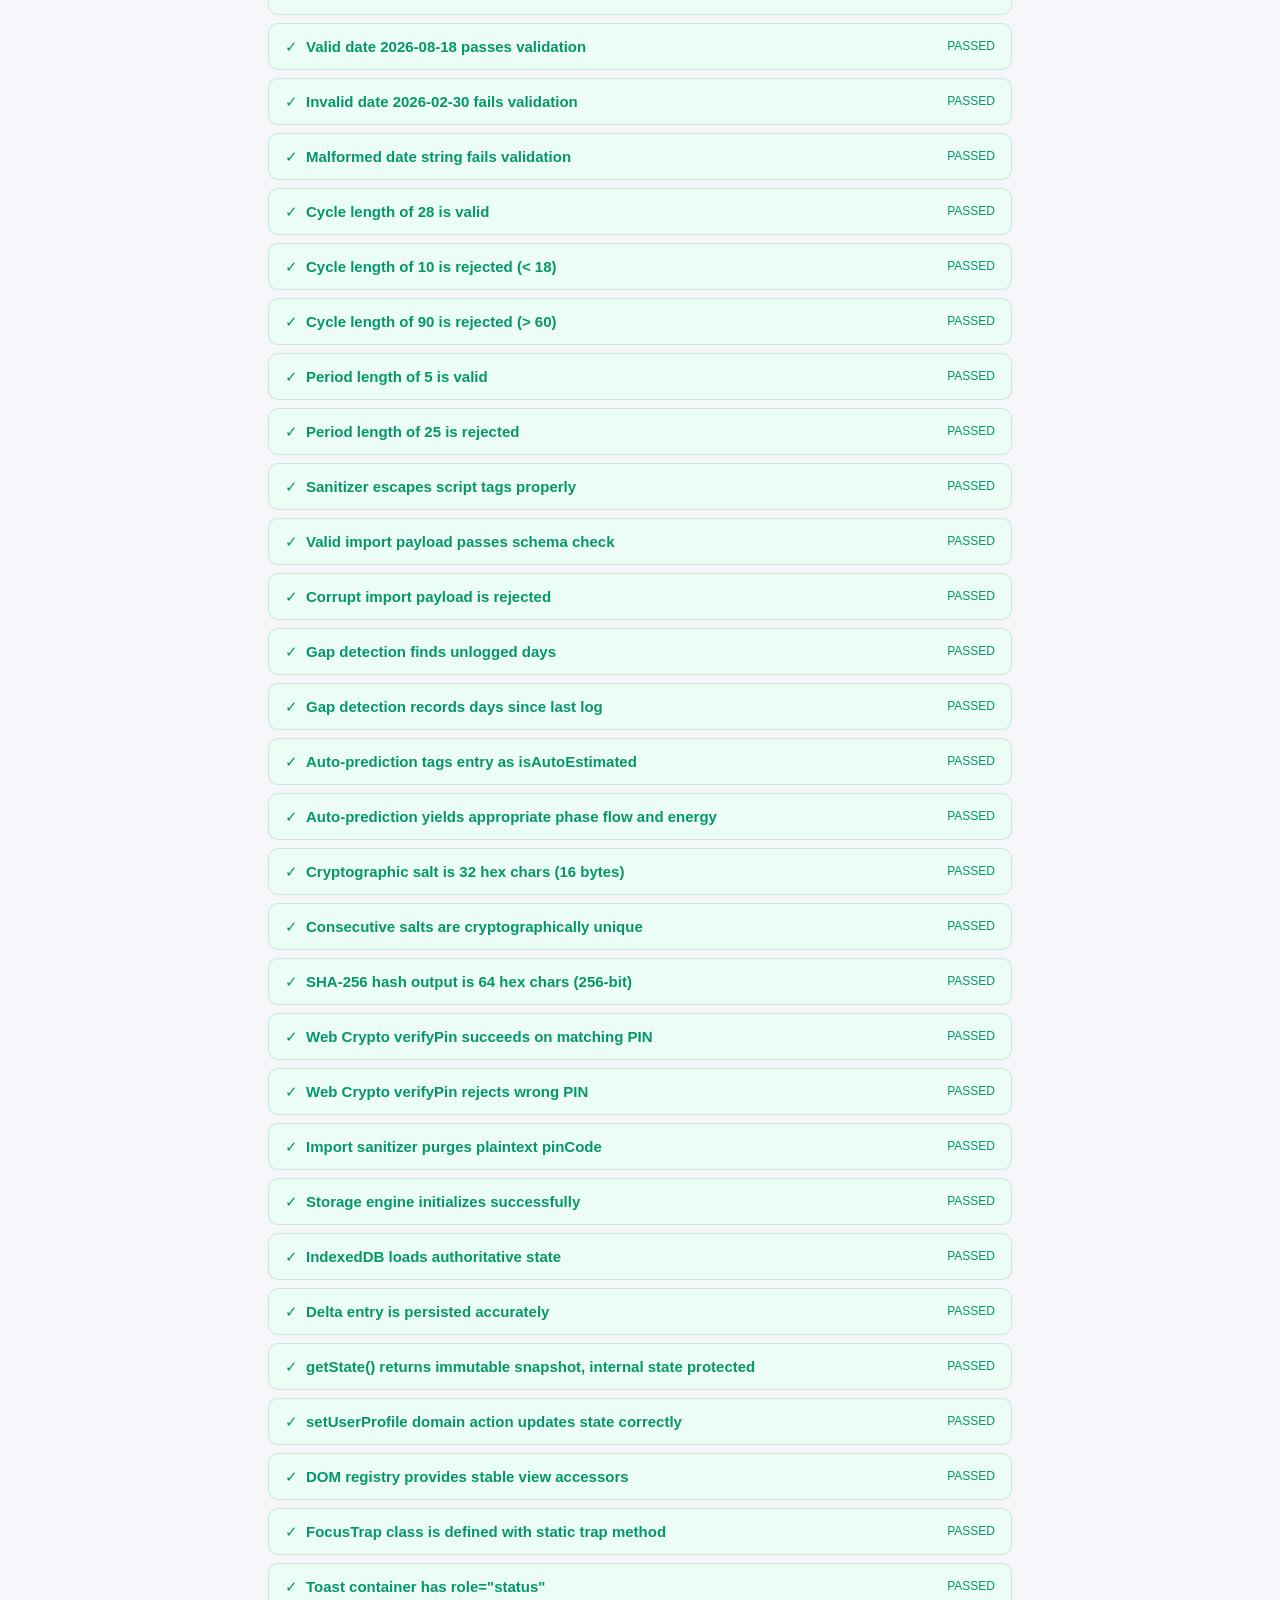
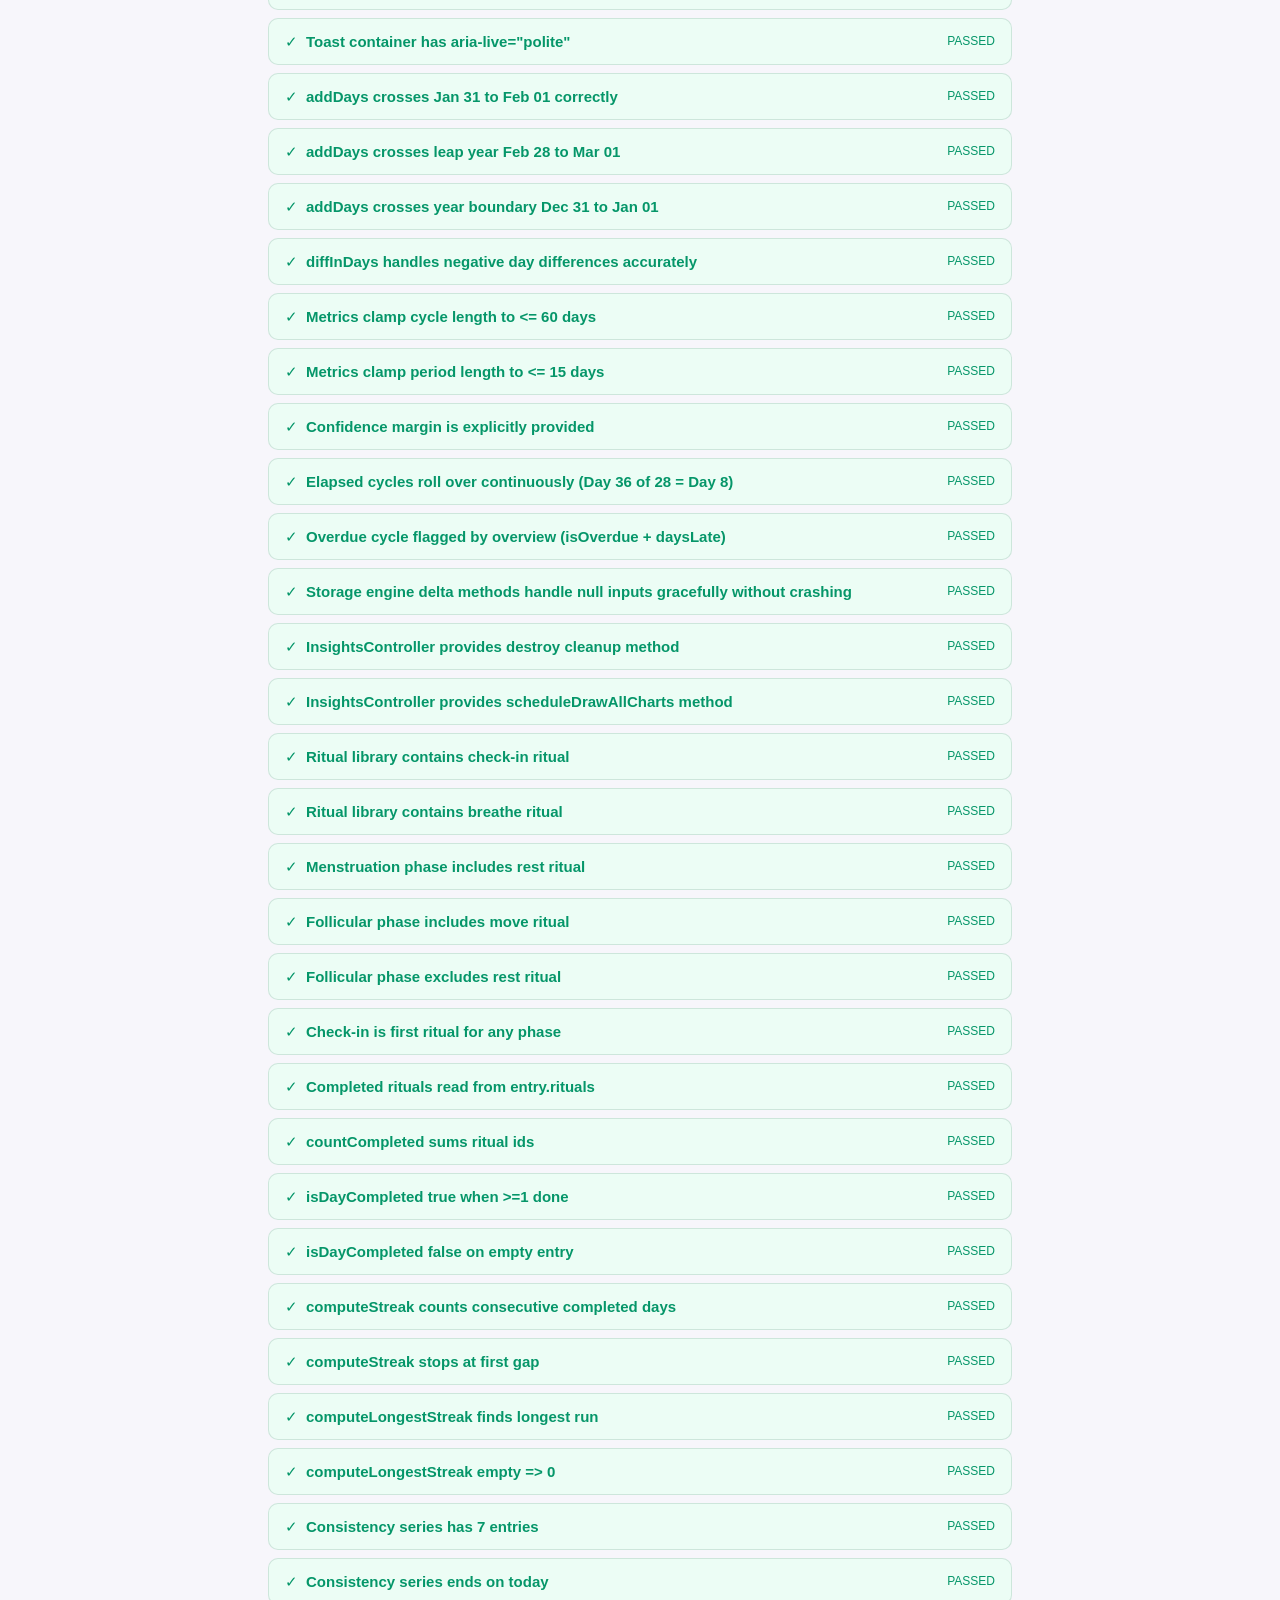
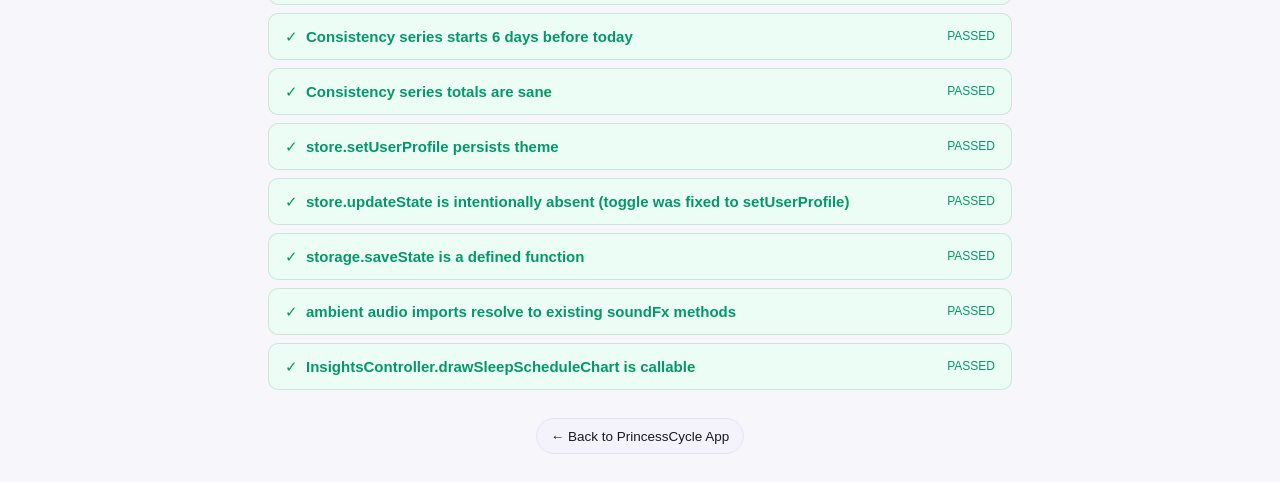
<file: tests/runner.html>
<!DOCTYPE html>
<html lang="en">
<head>
  <meta charset="UTF-8" />
  <meta name="viewport" content="width=device-width, initial-scale=1.0" />
  <title>PrincessCycle — Automated Test Suite</title>
  <link rel="icon" type="image/jpeg" href="../assets/fairy-icon.jpg" />
  <link rel="stylesheet" href="../css/reset.css" />
  <link rel="stylesheet" href="../css/variables.css" />
  <link rel="stylesheet" href="../css/base.css" />
  <link rel="stylesheet" href="../css/components.css" />
  <style>
    body {
      padding: var(--space-xl);
      max-width: 800px;
      margin: 0 auto;
    }
    .test-result-item {
      display: flex;
      align-items: center;
      justify-content: space-between;
      padding: var(--space-sm) var(--space-md);
      margin-bottom: var(--space-xs);
      border-radius: var(--radius-md);
      font-size: 0.9375rem;
      line-height: 1.4;
    }
    #test-summary {
      font-size: 1.5rem;
      font-weight: 700;
      line-height: 1.2;
    }
    .test-title { font-size: 2rem; font-weight: 800; line-height: 1.1; margin: 0; }
    .test-sub { font-size: 1rem; margin: 4px 0 0; }
    .test-pass {
      background-color: var(--color-success-bg);
      color: var(--color-success);
      border: 1px solid rgba(82, 137, 114, 0.2);
    }
    .test-fail {
      background-color: var(--color-danger-bg);
      color: var(--color-danger);
      border: 1px solid rgba(194, 84, 84, 0.2);
    }
  </style>
</head>
<body>
  <div class="card" style="margin-bottom: var(--space-xl);">
    <div class="card-header">
      <div>
        <h1 class="test-title">PrincessCycle Test Suite</h1>
        <p class="card-subtitle test-sub">Automated unit and integration checks</p>
      </div>
      <button class="btn btn-primary btn-sm" id="btn-rerun">Re-run Tests</button>
    </div>
    <div id="test-summary" style="font-size: 1.15rem; font-weight: 600; margin-top: var(--space-sm);">
      Running tests...
    </div>
  </div>

  <div id="test-results-list"></div>

  <div style="margin-top: var(--space-xl); text-align: center;">
    <a href="../index.html" class="btn btn-secondary btn-sm">← Back to PrincessCycle App</a>
  </div>

  <script type="module">
    import { runAllTests } from './cycle-engine.test.js';

    async function execute() {
      const summaryEl = document.getElementById('test-summary');
      const listEl = document.getElementById('test-results-list');

      summaryEl.textContent = 'Running tests...';

      try {
        const results = await runAllTests();

        const total = results.length;
        const passed = results.filter(r => r.passed).length;
        const failed = total - passed;

        summaryEl.innerHTML = `
          <span style="color: ${failed === 0 ? 'var(--color-success)' : 'var(--color-danger)'};">
            ${passed} / ${total} Tests Passed ${failed === 0 ? '🎉 (100% Success)' : `(${failed} Failed)`}
          </span>
        `;

        listEl.innerHTML = results.map(r => `
          <div class="test-result-item ${r.passed ? 'test-pass' : 'test-fail'}">
            <div class="flex items-center gap-xs">
              <span>${r.passed ? '✓' : '✗'}</span>
              <strong>${r.testName}</strong>
            </div>
            <span style="font-size: 0.75rem;">${r.passed ? 'PASSED' : (r.details || 'FAILED')}</span>
          </div>
        `).join('');
      } catch (err) {
        summaryEl.innerHTML = `<span style="color: var(--color-danger);">Test execution error: ${err.message}</span>`;
        console.error(err);
      }
    }

    document.getElementById('btn-rerun').addEventListener('click', execute);
    execute();
  </script>
</body>
</html>
</file>
<file: css/variables.css>
/**
 * PrincessCycle — Design Tokens
 * Modern product aesthetic (21st.dev / shadcn-inspired): calm neutrals,
 * one confident primary, border-based elevation, tight radii.
 *
 * TOKEN NAMES ARE STABLE API: templates (HTML/JS) reference these names,
 * so values can evolve without touching markup.
 */

:root {
  /* ==========================================================================
     Core Palette — Violet primary on quiet neutral-lilac surfaces
     ========================================================================== */
  --color-primary: #7C3AED;            /* Violet 600 — AA on white */
  --color-primary-hover: #6D28D9;      /* Violet 700 */
  --color-primary-light: #EDE9FE;      /* Violet 100 — tint surfaces */
  --color-primary-glow: rgba(124, 58, 237, 0.22);
  --color-primary-soft: #DDD6FE;       /* Violet 200 */

  --color-secondary: #A78BFA;          /* Violet 400 — decorative accents */
  --color-accent: #EC4899;             /* Pink 500 — highlights only */
  --color-sparkle: #F59E0B;            /* Amber 500 */

  /* Neutrals (barely-lilac gray scale) */
  --bg-app: #F7F6FB;
  --bg-surface: #FFFFFF;
  --bg-surface-subtle: #F4F2FA;
  --bg-surface-hover: #ECE9F6;
  --bg-surface-elevated: #FFFFFF;

  /* Typography colors */
  --text-primary: #1B1727;             /* near-black plum */
  --text-secondary: #56506B;
  --text-tertiary: #6E6885;            /* AA on white */
  --text-inverse: #FFFFFF;

  /* Borders & Dividers */
  --border-subtle: #E7E4F2;
  --border-medium: #D5D0E8;
  --border-focus: #7C3AED;

  /* ==========================================================================
     The 4 Menstrual Phase Accents (soft filled badge system)
     ========================================================================== */
  --phase-menstruation: #EC4899;
  --phase-menstruation-bg: #FDF2F8;
  --phase-menstruation-text: #BE185D;
  --phase-menstruation-border: #FBCFE8;

  --phase-follicular: #8B5CF6;
  --phase-follicular-bg: #F5F3FF;
  --phase-follicular-text: #6D28D9;
  --phase-follicular-border: #DDD6FE;

  --phase-ovulation: #F59E0B;
  --phase-ovulation-bg: #FFFBEB;
  --phase-ovulation-text: #B45309;
  --phase-ovulation-border: #FDE68A;

  --phase-luteal: #6366F1;
  --phase-luteal-bg: #EEF2FF;
  --phase-luteal-text: #4338CA;
  --phase-luteal-border: #C7D2FE;

  /* Status */
  --color-success: #059669;            /* AA text on light */
  --color-success-bg: #ECFDF5;
  --color-danger: #E11D48;
  --color-danger-bg: #FFF1F2;

  /* ==========================================================================
     Typography — Nunito (body) + Quicksand (display)
     ========================================================================== */
  --font-family-base: 'Nunito', -apple-system, BlinkMacSystemFont, 'Segoe UI', sans-serif;
  --font-family-display: 'Quicksand', 'Nunito', -apple-system, sans-serif;

  --font-size-xs: 0.75rem;
  --font-size-sm: 0.84375rem;
  --font-size-base: 0.9375rem;
  --font-size-md: 1.0625rem;
  --font-size-lg: 1.25rem;
  --font-size-xl: 1.45rem;
  --font-size-2xl: 1.85rem;
  --font-size-3xl: 2.35rem;

  --font-weight-normal: 450;
  --font-weight-medium: 500;
  --font-weight-semibold: 600;
  --font-weight-bold: 700;

  --letter-spacing-wide: 0.025em;

  /* ==========================================================================
     Spacing
     ========================================================================== */
  --space-2xs: 0.25rem;
  --space-xs: 0.5rem;
  --space-sm: 0.75rem;
  --space-md: 1rem;
  --space-lg: 1.25rem;
  --space-xl: 1.75rem;
  --space-2xl: 2.5rem;

  /* ==========================================================================
     Radii — tight & modern (the single biggest "premium" signal)
     ========================================================================== */
  --radius-xs: 6px;
  --radius-sm: 8px;
  --radius-md: 10px;
  --radius-lg: 14px;
  --radius-xl: 18px;
  --radius-btn: 10px;
  --radius-full: 9999px;

  /* ==========================================================================
     Elevation — quiet, border-first
     ========================================================================== */
  --shadow-sm: 0 1px 2px rgba(27, 23, 39, 0.05);
  --shadow-md: 0 2px 6px rgba(27, 23, 39, 0.06), 0 8px 24px rgba(124, 58, 237, 0.07);
  --shadow-lg: 0 4px 12px rgba(27, 23, 39, 0.08), 0 16px 40px rgba(124, 58, 237, 0.1);
  --shadow-sheet: 0 -8px 32px rgba(27, 23, 39, 0.16);

  --transition-fast: 150ms cubic-bezier(0.16, 1, 0.3, 1);
  --transition-normal: 240ms cubic-bezier(0.16, 1, 0.3, 1);

  /* Motion */
  --cute-bounce: cubic-bezier(0.16, 1, 0.3, 1);
  --ease-out: cubic-bezier(0.16, 1, 0.3, 1);

  /* App background — barely-there gradient */
  --bg-cute-gradient: linear-gradient(180deg, #F8F7FC 0%, #F5F3FA 100%);
  --bg-card-glass: rgba(255, 255, 255, 0.96);
  --bg-header-glass: rgba(255, 255, 255, 0.85);
  --bg-sidebar-glass: rgba(250, 249, 253, 0.94);
  --bg-bottom-nav: rgba(255, 255, 255, 0.92);
  --bg-chip: var(--bg-surface-subtle);
  --bg-input: #FFFFFF;
  --bg-modal: var(--bg-surface);
  --border-card: var(--border-subtle);
  --border-card-hover: var(--border-medium);

  --min-tap-target: 44px;

  /* Layout geometry — referenced by .app-main / .bottom-nav / .app-header */
  --bottom-nav-height: 64px;
  --header-height: 60px;
}

/* ==========================================================================
   Dark Mode — true near-black, violet-forward
   ========================================================================== */
[data-theme="dark"] {
  --bg-app: #0F0C16;
  --bg-surface: #17131F;
  --bg-surface-subtle: #1F1A2B;
  --bg-surface-hover: #292138;
  --bg-surface-elevated: #1D1826;

  --text-primary: #F2EFFA;
  --text-secondary: #B9B3CC;
  --text-tertiary: #8B849F;

  --border-subtle: #272036;
  --border-medium: #382F4E;
  --border-focus: #A78BFA;

  --color-primary: #A78BFA;
  --color-primary-hover: #C4B5FD;
  --color-primary-light: rgba(167, 139, 250, 0.14);
  --color-primary-glow: rgba(167, 139, 250, 0.3);
  --color-primary-soft: rgba(167, 139, 250, 0.25);

  --color-success: #4ADE80;
  --color-success-bg: #10241A;
  --color-danger: #FB7185;
  --color-danger-bg: #2A1220;

  --phase-menstruation-bg: rgba(236, 72, 153, 0.14);
  --phase-menstruation-text: #F9A8D4;
  --phase-menstruation-border: rgba(236, 72, 153, 0.35);

  --phase-follicular-bg: rgba(139, 92, 246, 0.14);
  --phase-follicular-text: #C4B5FD;
  --phase-follicular-border: rgba(139, 92, 246, 0.35);

  --phase-ovulation-bg: rgba(245, 158, 11, 0.14);
  --phase-ovulation-text: #FCD34D;
  --phase-ovulation-border: rgba(245, 158, 11, 0.35);

  --phase-luteal-bg: rgba(99, 102, 241, 0.16);
  --phase-luteal-text: #A5B4FC;
  --phase-luteal-border: rgba(99, 102, 241, 0.4);

  --bg-cute-gradient: linear-gradient(180deg, #0F0C16 0%, #120E1B 100%);
  --bg-card-glass: rgba(23, 19, 31, 0.92);
  --bg-header-glass: rgba(15, 12, 22, 0.85);
  --bg-sidebar-glass: rgba(18, 14, 27, 0.95);
  --bg-bottom-nav: rgba(18, 14, 27, 0.92);
  --bg-chip: rgba(41, 33, 56, 0.7);
  --bg-input: #1C1728;
  --bg-modal: #17131F;

  --shadow-sm: 0 1px 2px rgba(0, 0, 0, 0.4);
  --shadow-md: 0 2px 8px rgba(0, 0, 0, 0.45);
  --shadow-lg: 0 8px 28px rgba(0, 0, 0, 0.55);
  --shadow-sheet: 0 -8px 32px rgba(0, 0, 0, 0.6);
}

/* ==========================================================================
   Rose — warm blush pink, soft & romantic (light base)
   ========================================================================== */
[data-theme="rose"] {
  --color-primary: #E64980;
  --color-primary-hover: #D6336C;
  --color-primary-light: #FCE7EF;
  --color-primary-glow: rgba(230, 73, 128, 0.22);
  --color-primary-soft: #FBCFE0;
  --color-secondary: #F783AC;
  --color-accent: #F59E0B;
  --color-sparkle: #F472B6;

  --bg-app: #FFF5F8;
  --bg-surface: #FFFFFF;
  --bg-surface-subtle: #FDF0F5;
  --bg-surface-hover: #FBE5EE;
  --bg-surface-elevated: #FFFFFF;

  --text-primary: #2A1420;
  --text-secondary: #6B4A5A;
  --text-tertiary: #8A6577;
  --text-inverse: #FFFFFF;

  --border-subtle: #F6DCE6;
  --border-medium: #EEC2D4;
  --border-focus: #E64980;
  --color-success: #0CA678;
  --color-success-bg: #E6FBF3;
  --color-danger: #E03131;
  --color-danger-bg: #FFF0F0;

  --phase-menstruation: #E64980;
  --phase-menstruation-bg: #FDF0F5;
  --phase-menstruation-text: #C2255C;
  --phase-menstruation-border: #FBCFE0;
  --phase-follicular: #CC5DE8;
  --phase-follicular-bg: #FAF0FC;
  --phase-follicular-text: #9C36B5;
  --phase-follicular-border: #F3D6F8;
  --phase-ovulation: #F59E0B;
  --phase-ovulation-bg: #FFFBEB;
  --phase-ovulation-text: #B45309;
  --phase-ovulation-border: #FDE68A;
  --phase-luteal: #E8590C;
  --phase-luteal-bg: #FFF4EC;
  --phase-luteal-text: #B54708;
  --phase-luteal-border: #FBD8BE;

  --bg-cute-gradient: linear-gradient(180deg, #FFF5F8 0%, #FCEAF2 100%);
  --bg-card-glass: rgba(255, 255, 255, 0.96);
  --bg-header-glass: rgba(255, 245, 248, 0.86);
  --bg-sidebar-glass: rgba(253, 240, 245, 0.95);
  --bg-bottom-nav: rgba(255, 245, 248, 0.92);
  --bg-chip: var(--bg-surface-subtle);
  --bg-input: #FFFFFF;
  --bg-modal: var(--bg-surface);
  --border-card: var(--border-subtle);
  --border-card-hover: var(--border-medium);

  --shadow-sm: 0 1px 2px rgba(214, 51, 108, 0.06);
  --shadow-md: 0 2px 6px rgba(214, 51, 108, 0.07), 0 8px 24px rgba(230, 73, 128, 0.08);
  --shadow-lg: 0 4px 12px rgba(214, 51, 108, 0.08), 0 16px 40px rgba(230, 73, 128, 0.1);
  --shadow-sheet: 0 -8px 32px rgba(214, 51, 108, 0.16);
}

/* ==========================================================================
   Mint — fresh cool green, calm & airy (light base)
   ========================================================================== */
[data-theme="mint"] {
  --color-primary: #0CA678;
  --color-primary-hover: #099268;
  --color-primary-light: #E3F7EF;
  --color-primary-glow: rgba(12, 166, 120, 0.22);
  --color-primary-soft: #B2ECD5;
  --color-secondary: #38D9A9;
  --color-accent: #F59E0B;
  --color-sparkle: #66D9A8;

  --bg-app: #F4FBF8;
  --bg-surface: #FFFFFF;
  --bg-surface-subtle: #ECF7F2;
  --bg-surface-hover: #DCF3EA;
  --bg-surface-elevated: #FFFFFF;

  --text-primary: #11281F;
  --text-secondary: #3F5C50;
  --text-tertiary: #5E7A6D;
  --text-inverse: #FFFFFF;

  --border-subtle: #D9EEE5;
  --border-medium: #B7E0D0;
  --border-focus: #0CA678;
  --color-success: #0CA678;
  --color-success-bg: #E3F7EF;
  --color-danger: #E03131;
  --color-danger-bg: #FFF0F0;

  --phase-menstruation: #F06595;
  --phase-menstruation-bg: #FDEFF5;
  --phase-menstruation-text: #C2255C;
  --phase-menstruation-border: #F9D3E3;
  --phase-follicular: #12B886;
  --phase-follicular-bg: #E9F8F1;
  --phase-follicular-text: #0B7A57;
  --phase-follicular-border: #C3EBD8;
  --phase-ovulation: #F59E0B;
  --phase-ovulation-bg: #FFFBEB;
  --phase-ovulation-text: #B45309;
  --phase-ovulation-border: #FDE68A;
  --phase-luteal: #748FFC;
  --phase-luteal-bg: #EEF2FF;
  --phase-luteal-text: #3B4CB8;
  --phase-luteal-border: #CBD5F8;

  --bg-cute-gradient: linear-gradient(180deg, #F4FBF8 0%, #E7F5EF 100%);
  --bg-card-glass: rgba(255, 255, 255, 0.96);
  --bg-header-glass: rgba(244, 251, 248, 0.86);
  --bg-sidebar-glass: rgba(236, 247, 242, 0.95);
  --bg-bottom-nav: rgba(244, 251, 248, 0.92);
  --bg-chip: var(--bg-surface-subtle);
  --bg-input: #FFFFFF;
  --bg-modal: var(--bg-surface);
  --border-card: var(--border-subtle);
  --border-card-hover: var(--border-medium);

  --shadow-sm: 0 1px 2px rgba(9, 146, 104, 0.06);
  --shadow-md: 0 2px 6px rgba(9, 146, 104, 0.07), 0 8px 24px rgba(12, 166, 120, 0.08);
  --shadow-lg: 0 4px 12px rgba(9, 146, 104, 0.08), 0 16px 40px rgba(12, 166, 120, 0.1);
  --shadow-sheet: 0 -8px 32px rgba(9, 146, 104, 0.16);
}

/* ==========================================================================
   Peach — warm citrus cream, cozy & gentle (light base)
   ========================================================================== */
[data-theme="peach"] {
  --color-primary: #F76707;
  --color-primary-hover: #E8590C;
  --color-primary-light: #FFF0E6;
  --color-primary-glow: rgba(247, 103, 7, 0.22);
  --color-primary-soft: #FFD8B8;
  --color-secondary: #FFA94D;
  --color-accent: #E64980;
  --color-sparkle: #FFB86B;

  --bg-app: #FFFBF7;
  --bg-surface: #FFFFFF;
  --bg-surface-subtle: #FFEFE4;
  --bg-surface-hover: #FFE3D1;
  --bg-surface-elevated: #FFFFFF;

  --text-primary: #2E1A0E;
  --text-secondary: #6E4A33;
  --text-tertiary: #94705A;
  --text-inverse: #FFFFFF;

  --border-subtle: #FBE3D2;
  --border-medium: #F7C9A6;
  --border-focus: #F76707;
  --color-success: #0CA678;
  --color-success-bg: #E6FBF3;
  --color-danger: #E03131;
  --color-danger-bg: #FFF0F0;

  --phase-menstruation: #F06595;
  --phase-menstruation-bg: #FDEFF5;
  --phase-menstruation-text: #C2255C;
  --phase-menstruation-border: #F9D3E3;
  --phase-follicular: #F76707;
  --phase-follicular-bg: #FFF4EC;
  --phase-follicular-text: #B54708;
  --phase-follicular-border: #FBD8BE;
  --phase-ovulation: #F59E0B;
  --phase-ovulation-bg: #FFFBEB;
  --phase-ovulation-text: #B45309;
  --phase-ovulation-border: #FDE68A;
  --phase-luteal: #CC5DE8;
  --phase-luteal-bg: #FAF0FC;
  --phase-luteal-text: #9C36B5;
  --phase-luteal-border: #F3D6F8;

  --bg-cute-gradient: linear-gradient(180deg, #FFFBF7 0%, #FFEEDF 100%);
  --bg-card-glass: rgba(255, 255, 255, 0.96);
  --bg-header-glass: rgba(255, 251, 247, 0.86);
  --bg-sidebar-glass: rgba(255, 239, 228, 0.95);
  --bg-bottom-nav: rgba(255, 251, 247, 0.92);
  --bg-chip: var(--bg-surface-subtle);
  --bg-input: #FFFFFF;
  --bg-modal: var(--bg-surface);
  --border-card: var(--border-subtle);
  --border-card-hover: var(--border-medium);

  --shadow-sm: 0 1px 2px rgba(232, 89, 12, 0.06);
  --shadow-md: 0 2px 6px rgba(232, 89, 12, 0.07), 0 8px 24px rgba(247, 103, 7, 0.08);
  --shadow-lg: 0 4px 12px rgba(232, 89, 12, 0.08), 0 16px 40px rgba(247, 103, 7, 0.1);
  --shadow-sheet: 0 -8px 32px rgba(232, 89, 12, 0.16);
}

/* ==========================================================================
   Sky — soft baby blue, calm & airy (light base)
   ========================================================================== */
[data-theme="sky"] {
  --color-primary: #1C7ED6;
  --color-primary-hover: #1971C2;
  --color-primary-light: #E7F1FB;
  --color-primary-glow: rgba(28, 126, 214, 0.22);
  --color-primary-soft: #B4D4F2;
  --color-secondary: #4DABF7;
  --color-accent: #F59E0B;
  --color-sparkle: #74C0FC;

  --bg-app: #F5FAFE;
  --bg-surface: #FFFFFF;
  --bg-surface-subtle: #EAF3FB;
  --bg-surface-hover: #D8EAF8;
  --bg-surface-elevated: #FFFFFF;

  --text-primary: #102536;
  --text-secondary: #3C5771;
  --text-tertiary: #5E7A93;
  --text-inverse: #FFFFFF;

  --border-subtle: #D6E7F5;
  --border-medium: #AED3EF;
  --border-focus: #1C7ED6;
  --color-success: #0CA678;
  --color-success-bg: #E6FBF3;
  --color-danger: #E03131;
  --color-danger-bg: #FFF0F0;

  --phase-menstruation: #F06595;
  --phase-menstruation-bg: #FDEFF5;
  --phase-menstruation-text: #C2255C;
  --phase-menstruation-border: #F9D3E3;
  --phase-follicular: #1C7ED6;
  --phase-follicular-bg: #EAF3FB;
  --phase-follicular-text: #15599C;
  --phase-follicular-border: #C2DEF4;
  --phase-ovulation: #F59E0B;
  --phase-ovulation-bg: #FFFBEB;
  --phase-ovulation-text: #B45309;
  --phase-ovulation-border: #FDE68A;
  --phase-luteal: #CC5DE8;
  --phase-luteal-bg: #FAF0FC;
  --phase-luteal-text: #9C36B5;
  --phase-luteal-border: #F3D6F8;

  --bg-cute-gradient: linear-gradient(180deg, #F5FAFE 0%, #E6F1FB 100%);
  --bg-card-glass: rgba(255, 255, 255, 0.96);
  --bg-header-glass: rgba(245, 250, 254, 0.86);
  --bg-sidebar-glass: rgba(234, 243, 251, 0.95);
  --bg-bottom-nav: rgba(245, 250, 254, 0.92);
  --bg-chip: var(--bg-surface-subtle);
  --bg-input: #FFFFFF;
  --bg-modal: var(--bg-surface);
  --border-card: var(--border-subtle);
  --border-card-hover: var(--border-medium);

  --shadow-sm: 0 1px 2px rgba(25, 113, 194, 0.06);
  --shadow-md: 0 2px 6px rgba(25, 113, 194, 0.07), 0 8px 24px rgba(28, 126, 214, 0.08);
  --shadow-lg: 0 4px 12px rgba(25, 113, 194, 0.08), 0 16px 40px rgba(28, 126, 214, 0.1);
  --shadow-sheet: 0 -8px 32px rgba(25, 113, 194, 0.16);
}

/* ==========================================================================
   Lemon — sunny butter yellow, cheerful & warm (light base)
   ========================================================================== */
[data-theme="lemon"] {
  --color-primary: #F59F00;
  --color-primary-hover: #E8910C;
  --color-primary-light: #FFF8E1;
  --color-primary-glow: rgba(245, 159, 0, 0.22);
  --color-primary-soft: #FFE8A3;
  --color-secondary: #FCC419;
  --color-accent: #E64980;
  --color-sparkle: #FFD43B;

  --bg-app: #FFFBF0;
  --bg-surface: #FFFFFF;
  --bg-surface-subtle: #FFF6DA;
  --bg-surface-hover: #FFEFC0;
  --bg-surface-elevated: #FFFFFF;

  --text-primary: #2E2606;
  --text-secondary: #6E5E2E;
  --text-tertiary: #94843F;
  --text-inverse: #FFFFFF;

  --border-subtle: #FBEFC4;
  --border-medium: #F7DF8F;
  --border-focus: #F59F00;
  --color-success: #0CA678;
  --color-success-bg: #E6FBF3;
  --color-danger: #E03131;
  --color-danger-bg: #FFF0F0;

  --phase-menstruation: #F06595;
  --phase-menstruation-bg: #FDEFF5;
  --phase-menstruation-text: #C2255C;
  --phase-menstruation-border: #F9D3E3;
  --phase-follicular: #F59F00;
  --phase-follicular-bg: #FFF8E1;
  --phase-follicular-text: #B57600;
  --phase-follicular-border: #FFE8A3;
  --phase-ovulation: #F76707;
  --phase-ovulation-bg: #FFF4EC;
  --phase-ovulation-text: #B54708;
  --phase-ovulation-border: #FBD8BE;
  --phase-luteal: #CC5DE8;
  --phase-luteal-bg: #FAF0FC;
  --phase-luteal-text: #9C36B5;
  --phase-luteal-border: #F3D6F8;

  --bg-cute-gradient: linear-gradient(180deg, #FFFBF0 0%, #FFF4D6 100%);
  --bg-card-glass: rgba(255, 255, 255, 0.96);
  --bg-header-glass: rgba(255, 251, 240, 0.86);
  --bg-sidebar-glass: rgba(255, 246, 218, 0.95);
  --bg-bottom-nav: rgba(255, 251, 240, 0.92);
  --bg-chip: var(--bg-surface-subtle);
  --bg-input: #FFFFFF;
  --bg-modal: var(--bg-surface);
  --border-card: var(--border-subtle);
  --border-card-hover: var(--border-medium);

  --shadow-sm: 0 1px 2px rgba(232, 145, 12, 0.06);
  --shadow-md: 0 2px 6px rgba(232, 145, 12, 0.07), 0 8px 24px rgba(245, 159, 0, 0.08);
  --shadow-lg: 0 4px 12px rgba(232, 145, 12, 0.08), 0 16px 40px rgba(245, 159, 0, 0.1);
  --shadow-sheet: 0 -8px 32px rgba(232, 145, 12, 0.16);
}

/* ==========================================================================
   Cocoa — soft warm brown, cozy night-light (light base)
   ========================================================================== */
[data-theme="cocoa"] {
  --color-primary: #8B5E34;
  --color-primary-hover: #704A28;
  --color-primary-light: #F3E9DF;
  --color-primary-glow: rgba(139, 94, 52, 0.22);
  --color-primary-soft: #D8BEA3;
  --color-secondary: #B08968;
  --color-accent: #E07A5F;
  --color-sparkle: #C9A27E;

  --bg-app: #FBF6F0;
  --bg-surface: #FFFFFF;
  --bg-surface-subtle: #F4EAE0;
  --bg-surface-hover: #EBDDCD;
  --bg-surface-elevated: #FFFFFF;

  --text-primary: #2E2114;
  --text-secondary: #6B5642;
  --text-tertiary: #8C7763;
  --text-inverse: #FFFFFF;

  --border-subtle: #EADFCF;
  --border-medium: #D6C2A6;
  --border-focus: #8B5E34;
  --color-success: #0CA678;
  --color-success-bg: #E6FBF3;
  --color-danger: #E03131;
  --color-danger-bg: #FFF0F0;

  --phase-menstruation: #E07A5F;
  --phase-menstruation-bg: #FBEBE4;
  --phase-menstruation-text: #B5503A;
  --phase-menstruation-border: #F0D2C6;
  --phase-follicular: #8B5E34;
  --phase-follicular-bg: #F3E9DF;
  --phase-follicular-text: #6B4527;
  --phase-follicular-border: #D8BEA3;
  --phase-ovulation: #E0A100;
  --phase-ovulation-bg: #FFF6E0;
  --phase-ovulation-text: #A87A00;
  --phase-ovulation-border: #F5DFA0;
  --phase-luteal: #B08968;
  --phase-luteal-bg: #F1E7DC;
  --phase-luteal-text: #856244;
  --phase-luteal-border: #D6C2A6;

  --bg-cute-gradient: linear-gradient(180deg, #FBF6F0 0%, #F2E7DB 100%);
  --bg-card-glass: rgba(255, 255, 255, 0.96);
  --bg-header-glass: rgba(251, 246, 240, 0.86);
  --bg-sidebar-glass: rgba(244, 234, 224, 0.95);
  --bg-bottom-nav: rgba(251, 246, 240, 0.92);
  --bg-chip: var(--bg-surface-subtle);
  --bg-input: #FFFFFF;
  --bg-modal: var(--bg-surface);
  --border-card: var(--border-subtle);
  --border-card-hover: var(--border-medium);

  --shadow-sm: 0 1px 2px rgba(112, 74, 40, 0.06);
  --shadow-md: 0 2px 6px rgba(112, 74, 40, 0.07), 0 8px 24px rgba(139, 94, 52, 0.08);
  --shadow-lg: 0 4px 12px rgba(112, 74, 40, 0.08), 0 16px 40px rgba(139, 94, 52, 0.1);
  --shadow-sheet: 0 -8px 32px rgba(112, 74, 40, 0.16);
}

/* ==========================================================================
   DARK CUTE THEMES — each a full dark palette tinted to its accent
   ========================================================================== */

/* Rose Dark — moody blush night */
[data-theme="rose-dark"] {
  --color-primary: #F472B6;
  --color-primary-hover: #F06595;
  --color-primary-light: #3A2230;
  --color-primary-glow: rgba(244, 114, 182, 0.28);
  --color-primary-soft: #4A2A3A;
  --color-secondary: #F783AC;
  --color-accent: #F59E0B;
  --color-sparkle: #F9A8D4;

  --bg-app: #1A141C;
  --bg-surface: #251C24;
  --bg-surface-subtle: #2E2229;
  --bg-surface-hover: #382A33;
  --bg-surface-elevated: #2E2229;

  --text-primary: #FBEFF4;
  --text-secondary: #D9C4CF;
  --text-tertiary: #A98B98;
  --text-inverse: #1A141C;

  --border-subtle: #3D2E37;
  --border-medium: #4F3A45;
  --border-focus: #F472B6;
  --color-success: #38D9A9;
  --color-success-bg: #142B25;
  --color-danger: #FF8787;
  --color-danger-bg: #2E1A1A;

  --phase-menstruation: #F472B6;
  --phase-menstruation-bg: #2A1A24;
  --phase-menstruation-text: #F9A8D4;
  --phase-menstruation-border: #3A2630;
  --phase-follicular: #DA77F2;
  --phase-follicular-bg: #261A2E;
  --phase-follicular-text: #E599F7;
  --phase-follicular-border: #362840;
  --phase-ovulation: #FFD43B;
  --phase-ovulation-bg: #2A2616;
  --phase-ovulation-text: #FFE066;
  --phase-ovulation-border: #3A3426;
  --phase-luteal: #FF922B;
  --phase-luteal-bg: #2A2016;
  --phase-luteal-text: #FFA94D;
  --phase-luteal-border: #3A3026;

  --bg-cute-gradient: linear-gradient(180deg, #1A141C 0%, #251A22 100%);
  --bg-card-glass: rgba(37, 28, 36, 0.96);
  --bg-header-glass: rgba(26, 20, 28, 0.86);
  --bg-sidebar-glass: rgba(46, 34, 41, 0.95);
  --bg-bottom-nav: rgba(26, 20, 28, 0.92);
  --bg-chip: var(--bg-surface-subtle);
  --bg-input: #2E2229;
  --bg-modal: var(--bg-surface);
  --border-card: var(--border-subtle);
  --border-card-hover: var(--border-medium);

  --shadow-sm: 0 1px 2px rgba(0, 0, 0, 0.4);
  --shadow-md: 0 2px 8px rgba(0, 0, 0, 0.45), 0 8px 24px rgba(244, 114, 182, 0.08);
  --shadow-lg: 0 4px 12px rgba(0, 0, 0, 0.5), 0 16px 40px rgba(244, 114, 182, 0.1);
  --shadow-sheet: 0 -8px 32px rgba(0, 0, 0, 0.6);
}

/* Mint Dark — cool forest night */
[data-theme="mint-dark"] {
  --color-primary: #38D9A9;
  --color-primary-hover: #20C997;
  --color-primary-light: #16302A;
  --color-primary-glow: rgba(56, 217, 169, 0.28);
  --color-primary-soft: #1F4038;
  --color-secondary: #63E6BE;
  --color-accent: #FFD43B;
  --color-sparkle: #8CE6C8;

  --bg-app: #0F1E18;
  --bg-surface: #16271F;
  --bg-surface-subtle: #1C3027;
  --bg-surface-hover: #243A30;
  --bg-surface-elevated: #1C3027;

  --text-primary: #EAFBF4;
  --text-secondary: #BFDBCF;
  --text-tertiary: #84A99B;
  --text-inverse: #0F1E18;

  --border-subtle: #254236;
  --border-medium: #356354;
  --border-focus: #38D9A9;
  --color-success: #38D9A9;
  --color-success-bg: #142B25;
  --color-danger: #FF8787;
  --color-danger-bg: #2E1A1A;

  --phase-menstruation: #F783AC;
  --phase-menstruation-bg: #2A1A24;
  --phase-menstruation-text: #F9A8D4;
  --phase-menstruation-border: #3A2630;
  --phase-follicular: #38D9A9;
  --phase-follicular-bg: #15291F;
  --phase-follicular-text: #63E6BE;
  --phase-follicular-border: #254336;
  --phase-ovulation: #FFD43B;
  --phase-ovulation-bg: #2A2616;
  --phase-ovulation-text: #FFE066;
  --phase-ovulation-border: #3A3426;
  --phase-luteal: #748FFC;
  --phase-luteal-bg: #1A2030;
  --phase-luteal-text: #A5B4FC;
  --phase-luteal-border: #28324A;

  --bg-cute-gradient: linear-gradient(180deg, #0F1E18 0%, #16271F 100%);
  --bg-card-glass: rgba(22, 39, 31, 0.96);
  --bg-header-glass: rgba(15, 30, 24, 0.86);
  --bg-sidebar-glass: rgba(28, 48, 39, 0.95);
  --bg-bottom-nav: rgba(15, 30, 24, 0.92);
  --bg-chip: var(--bg-surface-subtle);
  --bg-input: #1C3027;
  --bg-modal: var(--bg-surface);
  --border-card: var(--border-subtle);
  --border-card-hover: var(--border-medium);

  --shadow-sm: 0 1px 2px rgba(0, 0, 0, 0.4);
  --shadow-md: 0 2px 8px rgba(0, 0, 0, 0.45), 0 8px 24px rgba(56, 217, 169, 0.08);
  --shadow-lg: 0 4px 12px rgba(0, 0, 0, 0.5), 0 16px 40px rgba(56, 217, 169, 0.1);
  --shadow-sheet: 0 -8px 32px rgba(0, 0, 0, 0.6);
}

/* Peach Dark — warm ember night */
[data-theme="peach-dark"] {
  --color-primary: #FFA94D;
  --color-primary-hover: #FF922B;
  --color-primary-light: #332415;
  --color-primary-glow: rgba(255, 169, 77, 0.28);
  --color-primary-soft: #432E1C;
  --color-secondary: #FFC078;
  --color-accent: #F783AC;
  --color-sparkle: #FFD8A8;

  --bg-app: #1E1410;
  --bg-surface: #271C16;
  --bg-surface-subtle: #31241C;
  --bg-surface-hover: #3D2D22;
  --bg-surface-elevated: #31241C;

  --text-primary: #FCEEE4;
  --text-secondary: #E0C8B7;
  --text-tertiary: #A98B78;
  --text-inverse: #1E1410;

  --border-subtle: #42301F;
  --border-medium: #56412C;
  --border-focus: #FFA94D;
  --color-success: #38D9A9;
  --color-success-bg: #142B25;
  --color-danger: #FF8787;
  --color-danger-bg: #2E1A1A;

  --phase-menstruation: #F783AC;
  --phase-menstruation-bg: #2A1A24;
  --phase-menstruation-text: #F9A8D4;
  --phase-menstruation-border: #3A2630;
  --phase-follicular: #FFA94D;
  --phase-follicular-bg: #2E2114;
  --phase-follicular-text: #FFC078;
  --phase-follicular-border: #3D2E1C;
  --phase-ovulation: #FFD43B;
  --phase-ovulation-bg: #2A2616;
  --phase-ovulation-text: #FFE066;
  --phase-ovulation-border: #3A3426;
  --phase-luteal: #DA77F2;
  --phase-luteal-bg: #261A2E;
  --phase-luteal-text: #E599F7;
  --phase-luteal-border: #362840;

  --bg-cute-gradient: linear-gradient(180deg, #1E1410 0%, #271C16 100%);
  --bg-card-glass: rgba(39, 28, 22, 0.96);
  --bg-header-glass: rgba(30, 20, 16, 0.86);
  --bg-sidebar-glass: rgba(49, 36, 28, 0.95);
  --bg-bottom-nav: rgba(30, 20, 16, 0.92);
  --bg-chip: var(--bg-surface-subtle);
  --bg-input: #31241C;
  --bg-modal: var(--bg-surface);
  --border-card: var(--border-subtle);
  --border-card-hover: var(--border-medium);

  --shadow-sm: 0 1px 2px rgba(0, 0, 0, 0.4);
  --shadow-md: 0 2px 8px rgba(0, 0, 0, 0.45), 0 8px 24px rgba(255, 169, 77, 0.08);
  --shadow-lg: 0 4px 12px rgba(0, 0, 0, 0.5), 0 16px 40px rgba(255, 169, 77, 0.1);
  --shadow-sheet: 0 -8px 32px rgba(0, 0, 0, 0.6);
}

/* Sky Dark — deep midnight blue */
[data-theme="sky-dark"] {
  --color-primary: #4DABF7;
  --color-primary-hover: #339AF0;
  --color-primary-light: #15263A;
  --color-primary-glow: rgba(77, 171, 247, 0.28);
  --color-primary-soft: #1E3450;
  --color-secondary: #74C0FC;
  --color-accent: #FFD43B;
  --color-sparkle: #A5D8FF;

  --bg-app: #0F1822;
  --bg-surface: #172431;
  --bg-surface-subtle: #1E2E3E;
  --bg-surface-hover: #26384A;
  --bg-surface-elevated: #1E2E3E;

  --text-primary: #EAF4FE;
  --text-secondary: #BCD3E8;
  --text-tertiary: #82A0BC;
  --text-inverse: #0F1822;

  --border-subtle: #25394E;
  --border-medium: #34506B;
  --border-focus: #4DABF7;
  --color-success: #38D9A9;
  --color-success-bg: #142B25;
  --color-danger: #FF8787;
  --color-danger-bg: #2E1A1A;

  --phase-menstruation: #F783AC;
  --phase-menstruation-bg: #2A1A24;
  --phase-menstruation-text: #F9A8D4;
  --phase-menstruation-border: #3A2630;
  --phase-follicular: #4DABF7;
  --phase-follicular-bg: #152A3E;
  --phase-follicular-text: #74C0FC;
  --phase-follicular-border: #25394E;
  --phase-ovulation: #FFD43B;
  --phase-ovulation-bg: #2A2616;
  --phase-ovulation-text: #FFE066;
  --phase-ovulation-border: #3A3426;
  --phase-luteal: #DA77F2;
  --phase-luteal-bg: #261A2E;
  --phase-luteal-text: #E599F7;
  --phase-luteal-border: #362840;

  --bg-cute-gradient: linear-gradient(180deg, #0F1822 0%, #172431 100%);
  --bg-card-glass: rgba(23, 36, 49, 0.96);
  --bg-header-glass: rgba(15, 24, 34, 0.86);
  --bg-sidebar-glass: rgba(30, 46, 62, 0.95);
  --bg-bottom-nav: rgba(15, 24, 34, 0.92);
  --bg-chip: var(--bg-surface-subtle);
  --bg-input: #1E2E3E;
  --bg-modal: var(--bg-surface);
  --border-card: var(--border-subtle);
  --border-card-hover: var(--border-medium);

  --shadow-sm: 0 1px 2px rgba(0, 0, 0, 0.4);
  --shadow-md: 0 2px 8px rgba(0, 0, 0, 0.45), 0 8px 24px rgba(77, 171, 247, 0.08);
  --shadow-lg: 0 4px 12px rgba(0, 0, 0, 0.5), 0 16px 40px rgba(77, 171, 247, 0.1);
  --shadow-sheet: 0 -8px 32px rgba(0, 0, 0, 0.6);
}

/* Lemon Dark — warm honey night */
[data-theme="lemon-dark"] {
  --color-primary: #FFD43B;
  --color-primary-hover: #FCC419;
  --color-primary-light: #332C12;
  --color-primary-glow: rgba(255, 212, 59, 0.28);
  --color-primary-soft: #433915;
  --color-secondary: #FFE066;
  --color-accent: #F783AC;
  --color-sparkle: #FFF3BF;

  --bg-app: #1E1A0E;
  --bg-surface: #272215;
  --bg-surface-subtle: #312B1A;
  --bg-surface-hover: #3D3622;
  --bg-surface-elevated: #312B1A;

  --text-primary: #FBF6E4;
  --text-secondary: #E2D7B4;
  --text-tertiary: #A99E78;
  --text-inverse: #1E1A0E;

  --border-subtle: #423A1F;
  --border-medium: #564C2C;
  --border-focus: #FFD43B;
  --color-success: #38D9A9;
  --color-success-bg: #142B25;
  --color-danger: #FF8787;
  --color-danger-bg: #2E1A1A;

  --phase-menstruation: #F783AC;
  --phase-menstruation-bg: #2A1A24;
  --phase-menstruation-text: #F9A8D4;
  --phase-menstruation-border: #3A2630;
  --phase-follicular: #FFD43B;
  --phase-follicular-bg: #2E2814;
  --phase-follicular-text: #FFE066;
  --phase-follicular-border: #3D3626;
  --phase-ovulation: #FF922B;
  --phase-ovulation-bg: #2A2016;
  --phase-ovulation-text: #FFA94D;
  --phase-ovulation-border: #3A3026;
  --phase-luteal: #DA77F2;
  --phase-luteal-bg: #261A2E;
  --phase-luteal-text: #E599F7;
  --phase-luteal-border: #362840;

  --bg-cute-gradient: linear-gradient(180deg, #1E1A0E 0%, #272215 100%);
  --bg-card-glass: rgba(39, 34, 21, 0.96);
  --bg-header-glass: rgba(30, 26, 14, 0.86);
  --bg-sidebar-glass: rgba(49, 43, 26, 0.95);
  --bg-bottom-nav: rgba(30, 26, 14, 0.92);
  --bg-chip: var(--bg-surface-subtle);
  --bg-input: #312B1A;
  --bg-modal: var(--bg-surface);
  --border-card: var(--border-subtle);
  --border-card-hover: var(--border-medium);

  --shadow-sm: 0 1px 2px rgba(0, 0, 0, 0.4);
  --shadow-md: 0 2px 8px rgba(0, 0, 0, 0.45), 0 8px 24px rgba(255, 212, 59, 0.08);
  --shadow-lg: 0 4px 12px rgba(0, 0, 0, 0.5), 0 16px 40px rgba(255, 212, 59, 0.1);
  --shadow-sheet: 0 -8px 32px rgba(0, 0, 0, 0.6);
}

/* Cocoa Dark — deep mocha night */
[data-theme="cocoa-dark"] {
  --color-primary: #C9A27E;
  --color-primary-hover: #B08968;
  --color-primary-light: #2E2418;
  --color-primary-glow: rgba(201, 162, 126, 0.28);
  --color-primary-soft: #3D3020;
  --color-secondary: #D8BEA3;
  --color-accent: #E07A5F;
  --color-sparkle: #E6CDB0;

  --bg-app: #1A140E;
  --bg-surface: #261D14;
  --bg-surface-subtle: #302419;
  --bg-surface-hover: #3C2E20;
  --bg-surface-elevated: #302419;

  --text-primary: #F5ECE3;
  --text-secondary: #DBCDBD;
  --text-tertiary: #A88F78;
  --text-inverse: #1A140E;

  --border-subtle: #3D3020;
  --border-medium: #52412C;
  --border-focus: #C9A27E;
  --color-success: #38D9A9;
  --color-success-bg: #142B25;
  --color-danger: #FF8787;
  --color-danger-bg: #2E1A1A;

  --phase-menstruation: #E07A5F;
  --phase-menstruation-bg: #2E1E18;
  --phase-menstruation-text: #F0A98E;
  --phase-menstruation-border: #3D2A20;
  --phase-follicular: #C9A27E;
  --phase-follicular-bg: #2C2418;
  --phase-follicular-text: #D8BEA3;
  --phase-follicular-border: #3D3020;
  --phase-ovulation: #E0A100;
  --phase-ovulation-bg: #2E2614;
  --phase-ovulation-text: #F0C84D;
  --phase-ovulation-border: #3D3426;
  --phase-luteal: #B08968;
  --phase-luteal-bg: #2A2218;
  --phase-luteal-text: #C9AFA0;
  --phase-luteal-border: #3D3020;

  --bg-cute-gradient: linear-gradient(180deg, #1A140E 0%, #261D14 100%);
  --bg-card-glass: rgba(38, 29, 20, 0.96);
  --bg-header-glass: rgba(26, 20, 14, 0.86);
  --bg-sidebar-glass: rgba(48, 36, 25, 0.95);
  --bg-bottom-nav: rgba(26, 20, 14, 0.92);
  --bg-chip: var(--bg-surface-subtle);
  --bg-input: #302419;
  --bg-modal: var(--bg-surface);
  --border-card: var(--border-subtle);
  --border-card-hover: var(--border-medium);

  --shadow-sm: 0 1px 2px rgba(0, 0, 0, 0.4);
  --shadow-md: 0 2px 8px rgba(0, 0, 0, 0.45), 0 8px 24px rgba(201, 162, 126, 0.08);
  --shadow-lg: 0 4px 12px rgba(0, 0, 0, 0.5), 0 16px 40px rgba(201, 162, 126, 0.1);
  --shadow-sheet: 0 -8px 32px rgba(0, 0, 0, 0.6);
}
</file>
<file: css/base.css>
/**
 * PrincessCycle - Base Styles & Utilities
 */


body {
  background-color: var(--bg-app);
  color: var(--text-primary);
  font-family: var(--font-family-base);
  font-size: var(--font-size-base);
  font-weight: var(--font-weight-normal);
  line-height: var(--line-height-normal);
  min-height: 100vh;
  min-height: 100dvh;
  transition: background-color var(--transition-normal), color var(--transition-normal);
  overflow-x: hidden;
  position: relative;
}

/* Typography Defaults */
h1, h2, h3, h4, h5, h6 {
  font-family: var(--font-family-display);
  color: var(--text-primary);
  line-height: var(--line-height-tight);
  letter-spacing: var(--letter-spacing-tight);
  font-weight: var(--font-weight-semibold);
}

h1 { font-size: var(--font-size-2xl); }
h2 { font-size: var(--font-size-xl); }
h3 { font-size: var(--font-size-lg); }
h4 { font-size: var(--font-size-md); }

p {
  color: var(--text-secondary);
  font-size: var(--font-size-base);
  line-height: var(--line-height-relaxed);
}

small {
  font-size: var(--font-size-xs);
  color: var(--text-tertiary);
}

/* Accessibility Focus States */
:focus-visible {
  outline: 2px solid var(--border-focus);
  outline-offset: 2px;
  border-radius: var(--radius-xs);
}

/* Touch Targets */
button, input, select, textarea, .nav-item, .chip {
  min-height: var(--min-tap-target);
  touch-action: manipulation;
}

/* Screen Reader Only Utility */
.sr-only {
  position: absolute;
  width: 1px;
  height: 1px;
  padding: 0;
  margin: -1px;
  overflow: hidden;
  clip: rect(0, 0, 0, 0);
  white-space: nowrap;
  border: 0;
}

/* Common Layout Utilities */
.container {
  width: 100%;
  max-width: var(--max-content-width);
  margin-left: auto;
  margin-right: auto;
  padding-left: var(--space-md);
  padding-right: var(--space-md);
}

.flex { display: flex; }
.flex-col { display: flex; flex-direction: column; }
.items-center { align-items: center; }
.justify-between { justify-content: space-between; }
.justify-center { justify-content: center; }
.gap-xs { gap: var(--space-xs); }
.gap-sm { gap: var(--space-sm); }
.gap-md { gap: var(--space-md); }
.gap-lg { gap: var(--space-lg); }

.grid { display: grid; }

.text-center { text-align: center; }
.text-muted { color: var(--text-secondary); }
.text-subtle { color: var(--text-tertiary); }
.font-medium { font-weight: var(--font-weight-medium); }
.font-semibold { font-weight: var(--font-weight-semibold); }
.font-bold { font-weight: var(--font-weight-bold); }

/* Reduced Motion Mode */
@media (prefers-reduced-motion: reduce) {
  *, *::before, *::after {
    animation-duration: 0.01ms !important;
    animation-iteration-count: 1 !important;
    transition-duration: 0.01ms !important;
    scroll-behavior: auto !important;
  }
}

/* Custom Minimal Scrollbar */
::-webkit-scrollbar {
  width: 6px;
  height: 6px;
}
::-webkit-scrollbar-track {
  background: transparent;
}
::-webkit-scrollbar-thumb {
  background: var(--border-medium);
  border-radius: var(--radius-full);
}
::-webkit-scrollbar-thumb:hover {
  background: var(--text-tertiary);
}
</file>
<file: css/components.css>
/**
 * PrincessCycle - Components Stylesheet
 * Cards, Progress Dial, Buttons, Chips, Sheets, Badges, Breathing Pacer, PIN Lock & Interactive Controls
 */

/* ==========================================================================
   Command Bar (21st.dev-inspired: search + inline actions)
   ========================================================================== */
.command-bar {
  display: flex;
  align-items: center;
  gap: var(--space-xs);
  margin: var(--space-md) 0 var(--space-sm);
  padding: 0 0.625rem;
  height: 40px;
  background: var(--bg-surface-subtle);
  border: 1px solid var(--border-subtle);
  border-radius: var(--radius-md);
  transition: border-color var(--transition-fast), box-shadow var(--transition-fast);
}
.command-bar:focus-within {
  border-color: var(--color-primary);
  box-shadow: 0 0 0 3px var(--color-primary-glow);
}
.command-bar-icon {
  width: 16px;
  height: 16px;
  color: var(--text-tertiary);
  flex-shrink: 0;
}
.command-bar-input {
  flex: 1;
  min-width: 0;
  border: none !important;
  background: transparent !important;
  box-shadow: none !important;
  padding: 0 !important;
  font-size: var(--font-size-sm);
  color: var(--text-primary);
}
.command-bar-input::placeholder { color: var(--text-tertiary); }
.command-bar-input:focus { outline: none !important; box-shadow: none !important; }
.command-bar-action {
  display: inline-flex;
  align-items: center;
  justify-content: center;
  width: 30px;
  height: 30px;
  border-radius: var(--radius-sm);
  border: none;
  background: transparent;
  color: var(--text-secondary);
  cursor: pointer;
  flex-shrink: 0;
  transition: background-color var(--transition-fast), color var(--transition-fast);
}
.command-bar-action:hover { background: var(--bg-surface-hover); color: var(--color-primary); }

/* ==========================================================================
   Card System
   ========================================================================== */
.card {
  background-color: var(--bg-surface);
  border: 1px solid var(--border-subtle);
  border-radius: var(--radius-lg);
  padding: var(--space-lg);
  box-shadow: var(--shadow-sm);
  transition: transform var(--transition-fast), box-shadow var(--transition-fast), border-color var(--transition-fast);
  position: relative;
  overflow: hidden;
}

.card:hover {
  border-color: var(--border-medium);
  box-shadow: var(--shadow-md);
}

.card-header {
  display: flex;
  align-items: center;
  justify-content: space-between;
  margin-bottom: var(--space-md);
}

.card-title {
  font-size: var(--font-size-md);
  font-weight: var(--font-weight-semibold);
  color: var(--text-primary);
}

.card-subtitle {
  font-size: var(--font-size-sm);
  color: var(--text-secondary);
  margin-top: var(--space-2xs);
}

.card-hero {
  background: linear-gradient(180deg, var(--bg-surface) 0%, var(--bg-surface-subtle) 100%);
  border: 1px solid var(--border-subtle);
  padding: var(--space-xl) var(--space-lg);
  text-align: center;
  border-radius: var(--radius-xl);
}

/* ==========================================================================
   Buttons
   ========================================================================== */
.btn {
  display: inline-flex;
  align-items: center;
  justify-content: center;
  gap: var(--space-xs);
  padding: 0.625rem 1.25rem;
  font-size: var(--font-size-base);
  font-weight: var(--font-weight-medium);
  border-radius: var(--radius-full);
  transition: all var(--transition-fast);
  text-align: center;
  user-select: none;
  white-space: nowrap;
}

.btn-primary {
  background-color: var(--color-primary);
  color: var(--text-inverse);
  box-shadow: 0 2px 8px rgba(200, 109, 124, 0.25);
}

.btn-primary:hover {
  background-color: var(--color-primary-hover);
  transform: translateY(-1px);
  box-shadow: 0 4px 12px rgba(200, 109, 124, 0.35);
}

.btn-primary:active {
  transform: translateY(0);
}

.btn-secondary {
  background-color: var(--bg-surface-subtle);
  color: var(--text-primary);
  border: 1px solid var(--border-subtle);
}

.btn-secondary:hover {
  background-color: var(--bg-surface-hover);
  border-color: var(--border-medium);
}

.btn-secondary.active {
  background-color: var(--color-primary-light);
  border-color: var(--color-primary);
  color: var(--color-primary);
  font-weight: var(--font-weight-semibold);
}

.btn-outline {
  background-color: transparent;
  color: var(--text-primary);
  border: 1px solid var(--border-medium);
}

.btn-outline:hover {
  background-color: var(--bg-surface-subtle);
  border-color: var(--text-secondary);
}

.btn-ghost {
  background-color: transparent;
  color: var(--text-secondary);
}

.btn-ghost:hover {
  background-color: var(--bg-surface-subtle);
  color: var(--text-primary);
}

.btn-danger {
  background-color: var(--color-danger-bg);
  color: var(--color-danger);
  border: 1px solid rgba(194, 84, 84, 0.25);
}

.btn-danger:hover {
  background-color: var(--color-danger);
  color: #FFFFFF;
}

.btn-sm {
  padding: 0.375rem 0.875rem;
  font-size: var(--font-size-sm);
  min-height: 36px;
}

.btn-lg {
  padding: 0.875rem 1.75rem;
  font-size: var(--font-size-md);
  min-height: 48px;
}

.btn-block {
  width: 100%;
}

.btn-icon-only {
  width: var(--min-tap-target);
  height: var(--min-tap-target);
  padding: 0;
  border-radius: var(--radius-full);
}

/* ==========================================================================
   Phase Badges & Status Indicators
   ========================================================================== */
.badge {
  display: inline-flex;
  align-items: center;
  gap: var(--space-xs);
  padding: 0.25rem 0.625rem;
  font-size: var(--font-size-xs);
  font-weight: var(--font-weight-semibold);
  letter-spacing: var(--letter-spacing-wide);
  text-transform: uppercase;
  border-radius: var(--radius-full);
  border: 1px solid transparent;
}

.badge-dot {
  width: 6px;
  height: 6px;
  border-radius: var(--radius-full);
}

.badge-menstruation {
  background-color: var(--phase-menstruation-bg);
  color: var(--phase-menstruation-text);
  border-color: var(--phase-menstruation-border);
}
.badge-menstruation .badge-dot { background-color: var(--phase-menstruation); }

.badge-follicular {
  background-color: var(--phase-follicular-bg);
  color: var(--phase-follicular-text);
  border-color: var(--phase-follicular-border);
}
.badge-follicular .badge-dot { background-color: var(--phase-follicular); }

.badge-ovulation {
  background-color: var(--phase-ovulation-bg);
  color: var(--phase-ovulation-text);
  border-color: var(--phase-ovulation-border);
}
.badge-ovulation .badge-dot { background-color: var(--phase-ovulation); }

.badge-luteal {
  background-color: var(--phase-luteal-bg);
  color: var(--phase-luteal-text);
  border-color: var(--phase-luteal-border);
}
.badge-luteal .badge-dot { background-color: var(--phase-luteal); }

.badge-subtle {
  background-color: var(--bg-surface-subtle);
  color: var(--text-secondary);
  border-color: var(--border-subtle);
  text-transform: none;
  font-size: var(--font-size-xs);
  font-weight: var(--font-weight-medium);
}

.tag-estimated {
  display: inline-block;
  font-size: 0.6875rem;
  color: var(--text-tertiary);
  background: var(--bg-surface-subtle);
  padding: 1px 6px;
  border-radius: var(--radius-xs);
  font-weight: var(--font-weight-normal);
  vertical-align: middle;
  margin-left: 4px;
}

.tag-logged {
  display: inline-block;
  font-size: 0.6875rem;
  color: var(--color-success);
  background: var(--color-success-bg);
  padding: 1px 6px;
  border-radius: var(--radius-xs);
  font-weight: var(--font-weight-medium);
  vertical-align: middle;
  margin-left: 4px;
}

/* ==========================================================================
   Cycle Progress Dial (Hero Multi-Segment Ring)
   ========================================================================== */
.cycle-dial-wrapper {
  position: relative;
  width: 240px;
  height: 240px;
  margin: var(--space-md) auto;
  display: flex;
  align-items: center;
  justify-content: center;
}

.cycle-dial-svg {
  transform: rotate(-90deg);
  width: 100%;
  height: 100%;
}

.cycle-dial-track {
  stroke: var(--bg-surface-subtle);
  stroke-width: 14;
  fill: transparent;
}

.cycle-dial-content {
  position: absolute;
  top: 50%;
  left: 50%;
  transform: translate(-50%, -50%);
  text-align: center;
  width: 80%;
  pointer-events: none;
}

.cycle-dial-day-number {
  font-size: var(--font-size-3xl);
  font-weight: var(--font-weight-bold);
  color: var(--text-primary);
  line-height: 1;
}

.cycle-dial-total {
  font-size: var(--font-size-xs);
  color: var(--text-tertiary);
  margin-top: 2px;
}

.cycle-dial-phase-title {
  margin-top: var(--space-xs);
  font-size: var(--font-size-sm);
  font-weight: var(--font-weight-semibold);
  color: var(--text-secondary);
}

/* ==========================================================================
   Emotion & Symptom Chips
   ========================================================================== */
.chip-group {
  display: flex;
  flex-wrap: wrap;
  gap: var(--space-xs);
}

.chip {
  display: inline-flex;
  align-items: center;
  gap: 6px;
  padding: 0.5rem 0.875rem;
  background-color: var(--bg-surface-subtle);
  border: 1px solid var(--border-subtle);
  border-radius: var(--radius-full);
  font-size: var(--font-size-sm);
  color: var(--text-secondary);
  cursor: pointer;
  user-select: none;
  transition: all var(--transition-fast);
}

.chip:hover {
  background-color: var(--bg-surface-hover);
  border-color: var(--border-medium);
  color: var(--text-primary);
}

.chip.active, .chip[aria-pressed="true"] {
  background-color: var(--color-primary-light);
  border-color: var(--color-primary);
  color: var(--color-primary);
  font-weight: var(--font-weight-medium);
}

.chip .emoji {
  font-size: 1.1em;
  line-height: 1;
}

/* Energy Scale (1 - 5) */
.energy-scale {
  display: grid;
  grid-template-columns: repeat(5, 1fr);
  gap: var(--space-xs);
  margin: var(--space-xs) 0;
}

.energy-btn {
  display: flex;
  flex-direction: column;
  align-items: center;
  justify-content: center;
  padding: var(--space-sm) var(--space-xs);
  border-radius: var(--radius-md);
  border: 1px solid var(--border-subtle);
  background-color: var(--bg-surface-subtle);
  color: var(--text-secondary);
  transition: all var(--transition-fast);
  cursor: pointer;
}

.energy-btn:hover {
  border-color: var(--border-medium);
  background-color: var(--bg-surface-hover);
}

.energy-btn.active {
  border-color: var(--color-primary);
  background-color: var(--color-primary-light);
  color: var(--color-primary);
  font-weight: var(--font-weight-semibold);
}

.energy-number {
  font-size: var(--font-size-lg);
  font-weight: var(--font-weight-bold);
  line-height: 1;
  margin-bottom: 2px;
}

.energy-label {
  font-size: 0.6875rem;
  color: inherit;
  text-align: center;
}

/* Flow Selector */
.flow-selector {
  display: grid;
  grid-template-columns: repeat(5, 1fr);
  gap: var(--space-xs);
}

.flow-btn {
  display: flex;
  flex-direction: column;
  align-items: center;
  justify-content: center;
  padding: var(--space-sm) 2px;
  border-radius: var(--radius-md);
  border: 1px solid var(--border-subtle);
  background: var(--bg-surface-subtle);
  font-size: var(--font-size-xs);
  color: var(--text-secondary);
  transition: all var(--transition-fast);
}

.flow-btn.active {
  border-color: var(--phase-menstruation);
  background: var(--phase-menstruation-bg);
  color: var(--phase-menstruation-text);
  font-weight: var(--font-weight-semibold);
}

/* ==========================================================================
   PIN Lock Screen & Privacy Shield
   ========================================================================== */
.pin-lock-backdrop {
  position: fixed;
  inset: 0;
  background-color: rgba(24, 21, 23, 0.95);
  backdrop-filter: blur(16px);
  -webkit-backdrop-filter: blur(16px);
  z-index: 999;
  display: flex;
  align-items: center;
  justify-content: center;
  padding: var(--space-md);
  opacity: 0;
  pointer-events: none;
  transition: opacity var(--transition-normal);
}

.pin-lock-backdrop.active {
  opacity: 1;
  pointer-events: auto;
}

.pin-dot {
  width: 14px;
  height: 14px;
  border-radius: 50%;
  border: 2px solid var(--color-primary);
  margin: 0 4px;
  transition: background-color var(--transition-fast);
}

.pin-dot.filled {
  background-color: var(--color-primary);
}

body.privacy-shield-active {
  filter: blur(12px);
  user-select: none;
  pointer-events: none;
}

/* ==========================================================================
   Modals & Bottom Sheet Container
   ========================================================================== */
.sheet-backdrop {
  position: fixed;
  inset: 0;
  background-color: rgba(24, 21, 23, 0.45);
  backdrop-filter: blur(4px);
  -webkit-backdrop-filter: blur(4px);
  z-index: 100;
  display: flex;
  align-items: flex-end;
  justify-content: center;
  opacity: 0;
  pointer-events: none;
  transition: opacity var(--transition-normal);
}

.sheet-backdrop.active {
  opacity: 1;
  pointer-events: auto;
}

.sheet-container {
  background-color: var(--bg-surface);
  width: 100%;
  max-width: 580px;
  /* Dynamic viewport so the sheet never sits behind the mobile URL bar / home indicator.
     The vh line is the fallback for browsers without dvh support. */
  max-height: 90vh;
  max-height: 90dvh;
  border-radius: var(--radius-xl) var(--radius-xl) 0 0;
  box-shadow: var(--shadow-sheet);
  border: 1px solid var(--border-subtle);
  border-bottom: none;
  display: flex;
  flex-direction: column;
  /* CRITICAL: let the column shrink so .sheet-body can actually scroll
     instead of overflowing the capped height on short screens / large fonts */
  min-height: 0;
  transform: translateY(100%);
  transition: transform var(--transition-normal);
  overflow: hidden;
  /* Keep inner scrolling from leaking into the page behind the sheet */
  overscroll-behavior: contain;
}

.sheet-backdrop.active .sheet-container {
  transform: translateY(0);
}

.sheet-handle {
  width: 36px;
  height: 4px;
  background-color: var(--border-medium);
  border-radius: var(--radius-full);
  margin: var(--space-xs) auto 0;
}

.sheet-header {
  padding: var(--space-md) var(--space-lg);
  display: flex;
  align-items: center;
  justify-content: space-between;
  border-bottom: 1px solid var(--border-subtle);
}

.sheet-body {
  padding: var(--space-lg);
  overflow-y: auto;
  flex: 1;
  /* Allow the scrollable body to shrink below content height so it scrolls
     instead of pushing the footer off-screen on short viewports */
  min-height: 0;
  overscroll-behavior: contain;
  -webkit-overflow-scrolling: touch;
}

.sheet-footer {
  padding: var(--space-md) var(--space-lg);
  border-top: 1px solid var(--border-subtle);
  background: var(--bg-surface);
}

.modal-backdrop {
  position: fixed;
  inset: 0;
  background-color: rgba(24, 21, 23, 0.55);
  backdrop-filter: blur(5px);
  -webkit-backdrop-filter: blur(5px);
  z-index: 150;
  display: flex;
  align-items: center;
  justify-content: center;
  padding: var(--space-md);
  opacity: 0;
  pointer-events: none;
  transition: opacity var(--transition-normal);
}

.modal-backdrop.active {
  opacity: 1;
  pointer-events: auto;
}

.modal-container {
  background-color: var(--bg-surface);
  width: 100%;
  max-width: 480px;
  max-height: 90vh;
  max-height: 90dvh;
  border-radius: var(--radius-xl);
  box-shadow: var(--shadow-lg);
  border: 1px solid var(--border-subtle);
  display: flex;
  flex-direction: column;
  min-height: 0;
  transform: scale(0.96);
  transition: transform var(--transition-normal);
  overflow: hidden;
  overscroll-behavior: contain;
}

.modal-backdrop.active .modal-container {
  transform: scale(1);
}

/* ==========================================================================
   Theme / Appearance Selectors — grouped (System / Light / Dark) scroll strips
   The parent .card uses overflow:hidden (cute.css), so each group row is its
   own horizontal scroll strip with a visible scrollbar so every option is
   reachable. Buttons are nested in .theme-group-row but still matched by
   '#theme-selector-group button' via the wrapper below.
   ========================================================================== */
.theme-groups {
  display: flex;
  flex-direction: column;
  gap: var(--space-md);
}

.theme-subgroup {
  display: flex;
  flex-direction: column;
  gap: var(--space-2xs);
}

.theme-group-label {
  font-size: var(--font-size-xs);
  font-weight: var(--font-weight-semibold);
  text-transform: uppercase;
  letter-spacing: 0.04em;
  color: var(--text-tertiary);
}

/* The scrollable strip per group */
.theme-group-row {
  flex-wrap: nowrap;
  overflow-x: auto;
  overflow-y: hidden;
  -webkit-overflow-scrolling: touch;
  overscroll-behavior-x: contain;
  padding-bottom: 6px;
  gap: var(--space-xs);
  /* Persuade flex children not to shrink below content width */
  scrollbar-width: thin;
  scrollbar-color: var(--border-medium) transparent;
}
/* Keep the group-selector intact for any JS still querying it */
#theme-selector-group {
  display: contents;
}

.theme-group-row > .btn {
  flex: 0 0 auto;
  white-space: nowrap;
}

/* Visible scrollbar affordance on the strip (WebKit) */
.theme-group-row::-webkit-scrollbar {
  height: 6px;
}
.theme-group-row::-webkit-scrollbar-thumb {
  background: var(--border-medium);
  border-radius: var(--radius-full);
}
.theme-group-row::-webkit-scrollbar-thumb:hover {
  background: var(--text-tertiary);
}

/* ==========================================================================
   Calendar Styles
   ========================================================================== */
.calendar-card {
  padding: var(--space-md);
}

.calendar-nav {
  display: flex;
  align-items: center;
  justify-content: space-between;
  margin-bottom: var(--space-md);
}

.calendar-grid {
  display: grid;
  grid-template-columns: repeat(7, 1fr);
  gap: 4px;
}

.calendar-weekday {
  text-align: center;
  font-size: var(--font-size-xs);
  font-weight: var(--font-weight-semibold);
  color: var(--text-tertiary);
  padding: var(--space-2xs) 0;
  text-transform: uppercase;
}

.calendar-day {
  aspect-ratio: 1;
  display: flex;
  flex-direction: column;
  align-items: center;
  justify-content: center;
  border-radius: var(--radius-sm);
  position: relative;
  cursor: pointer;
  font-size: var(--font-size-sm);
  color: var(--text-primary);
  border: 1px solid transparent;
  transition: all var(--transition-fast);
  user-select: none;
  min-height: 38px;
}

.calendar-day:hover {
  background-color: var(--bg-surface-hover);
}

.calendar-day.empty {
  visibility: hidden;
  pointer-events: none;
}

.calendar-day.today {
  font-weight: var(--font-weight-bold);
  border-color: var(--text-primary);
}

.calendar-day.selected {
  outline: 2px solid var(--color-primary);
  outline-offset: -2px;
}

.calendar-day.phase-menstruation {
  background-color: var(--phase-menstruation-bg);
  color: var(--phase-menstruation-text);
}
.calendar-day.phase-follicular {
  background-color: var(--phase-follicular-bg);
  color: var(--phase-follicular-text);
}
.calendar-day.phase-ovulation {
  background-color: var(--phase-ovulation-bg);
  color: var(--phase-ovulation-text);
}
.calendar-day.phase-luteal {
  background-color: var(--phase-luteal-bg);
  color: var(--phase-luteal-text);
}

.cal-dot-container {
  display: flex;
  gap: 2px;
  position: absolute;
  bottom: 3px;
}

.cal-dot {
  width: 4px;
  height: 4px;
  border-radius: var(--radius-full);
}

.cal-dot-period { background-color: var(--phase-menstruation); }
.cal-dot-mood { background-color: var(--color-primary); }
.cal-dot-symptom { background-color: var(--phase-luteal); }

/* ==========================================================================
   Form Controls & Switches
   ========================================================================== */
.form-group {
  margin-bottom: var(--space-lg);
}

.form-label {
  display: block;
  font-size: var(--font-size-sm);
  font-weight: var(--font-weight-medium);
  color: var(--text-primary);
  margin-bottom: var(--space-xs);
}

.form-hint {
  font-size: var(--font-size-xs);
  color: var(--text-secondary);
  margin-top: 4px;
  line-height: var(--line-height-normal);
}

.form-control {
  width: 100%;
  padding: 0.75rem 1rem;
  border-radius: var(--radius-md);
  border: 1px solid var(--border-subtle);
  background-color: var(--bg-surface);
  color: var(--text-primary);
  font-size: var(--font-size-base);
  transition: border-color var(--transition-fast), box-shadow var(--transition-fast);
}

.form-control:focus {
  border-color: var(--border-focus);
  outline: none;
  box-shadow: 0 0 0 3px var(--color-primary-light);
}

textarea.form-control {
  min-height: 84px;
  resize: vertical;
}

.switch-label {
  display: flex;
  align-items: center;
  justify-content: space-between;
  cursor: pointer;
  gap: var(--space-md);
}

.switch-input {
  position: absolute;
  opacity: 0;
  width: 0;
  height: 0;
}

.switch-track {
  width: 48px;
  height: 28px;
  background-color: var(--border-medium);
  border-radius: var(--radius-full);
  position: relative;
  transition: background-color var(--transition-fast);
  flex-shrink: 0;
}

.switch-thumb {
  width: 22px;
  height: 22px;
  background-color: #FFFFFF;
  border-radius: var(--radius-full);
  position: absolute;
  top: 3px;
  left: 3px;
  transition: transform var(--transition-fast);
  box-shadow: 0 1px 3px rgba(0, 0, 0, 0.15);
}

.switch-input:checked + .switch-track {
  background-color: var(--color-primary);
}

.switch-input:checked + .switch-track .switch-thumb {
  transform: translateX(20px);
}

.switch-input:focus-visible + .switch-track {
  outline: 2px solid var(--border-focus);
  outline-offset: 2px;
}

/* ==========================================================================
   Toasts & Empty States
   ========================================================================== */
.toast-container {
  position: fixed;
  top: var(--space-lg);
  left: 50%;
  transform: translateX(-50%);
  z-index: 200;
  display: flex;
  flex-direction: column;
  align-items: center;
  gap: var(--space-xs);
  pointer-events: none;
  width: 90%;
  max-width: 420px;
}

.toast {
  background-color: var(--bg-surface-elevated);
  color: var(--text-primary);
  border: 1px solid var(--border-subtle);
  border-radius: var(--radius-full);
  padding: 0.625rem 1.25rem;
  box-shadow: var(--shadow-lg);
  font-size: var(--font-size-sm);
  display: inline-flex;
  align-items: center;
  gap: var(--space-xs);
  pointer-events: auto;
  animation: toast-in 250ms cubic-bezier(0.4, 0, 0.2, 1) forwards;
}

.toast.hiding {
  animation: toast-out 200ms cubic-bezier(0.4, 0, 0.2, 1) forwards;
}

@keyframes toast-in {
  from { opacity: 0; transform: translateY(-12px); }
  to { opacity: 1; transform: translateY(0); }
}

@keyframes toast-out {
  from { opacity: 1; transform: translateY(0); }
  to { opacity: 0; transform: translateY(-12px); }
}

.empty-state {
  text-align: center;
  padding: var(--space-2xl) var(--space-md);
}

.empty-state-icon {
  width: 48px;
  height: 48px;
  margin: 0 auto var(--space-md);
  color: var(--text-tertiary);
  opacity: 0.7;
}

.empty-state-title {
  font-size: var(--font-size-md);
  font-weight: var(--font-weight-semibold);
  color: var(--text-primary);
  margin-bottom: var(--space-2xs);
}

.empty-state-desc {
  font-size: var(--font-size-sm);
  color: var(--text-secondary);
  max-width: 320px;
  margin: 0 auto var(--space-md);
}

/* Print Styles */
@media print {
  body * {
    visibility: hidden;
  }
  #doctor-printable-area, #doctor-printable-area * {
    visibility: visible;
  }
  #doctor-printable-area {
    position: absolute;
    left: 0;
    top: 0;
    width: 100%;
    }
    }

    /* ==========================================================================
     Self-Care Sanctuary — Ritual Rows (v2.0.0)
     ========================================================================== */
    .ritual-list {
    display: flex;
    flex-direction: column;
    gap: var(--space-xs);
    }

    .ritual-row {
    display: flex;
    align-items: center;
    gap: var(--space-md);
    padding: var(--space-sm) var(--space-md);
    background: var(--bg-surface);
    border: 1px solid var(--border-subtle);
    border-radius: var(--radius-lg);
    transition: background-color var(--transition-fast), border-color var(--transition-fast), opacity var(--transition-fast);
    }

    .ritual-row.done {
    background: var(--phase-follicular-bg, rgba(167, 139, 250, 0.12));
    border-color: var(--phase-follicular-border, var(--border-card));
    opacity: 0.92;
    }

    .ritual-check {
    flex-shrink: 0;
    width: 30px;
    height: 30px;
    border-radius: 50%;
    border: 2px solid var(--border-medium);
    background: transparent;
    color: var(--text-inverse);
    font-size: 1rem;
    line-height: 1;
    font-weight: 800;
    cursor: pointer;
    display: flex;
    align-items: center;
    justify-content: center;
    transition: background-color var(--transition-fast), border-color var(--transition-fast), transform var(--transition-fast);
    }

    .ritual-check:hover {
    border-color: var(--color-primary);
    transform: scale(1.06);
    }

    .ritual-check.checked {
    background: var(--color-primary);
    border-color: var(--color-primary);
    box-shadow: 0 2px 8px var(--color-primary-glow, rgba(167, 139, 250, 0.4));
    }

    .ritual-body {
    flex: 1;
    min-width: 0;
    }

    .ritual-title {
    font-size: 0.9375rem;
    font-weight: var(--font-weight-semibold);
    color: var(--text-primary);
    }

    .ritual-row.done .ritual-title {
    color: var(--color-primary);
    }

    .ritual-blurb {
    font-size: 0.75rem;
    color: var(--text-secondary);
    line-height: 1.35;
    }

    .ritual-action {
    flex-shrink: 0;
    }

    /* Progress bar */
    .ritual-progress-track {
    width: 100%;
    height: 10px;
    background: var(--bg-surface-subtle);
    border-radius: var(--radius-full);
    overflow: hidden;
    border: 1px solid var(--border-subtle);
    }

    .ritual-progress-fill {
    height: 100%;
    width: 100%;
    border-radius: var(--radius-full);
    background: linear-gradient(90deg, var(--color-primary), #C084FC);
    transform: scaleX(0);
    transform-origin: left center;
    transition: transform var(--transition-normal);
    }

    .ritual-progress-label {
    margin-top: 6px;
    font-size: 0.75rem;
    color: var(--text-secondary);
    font-weight: var(--font-weight-medium);
    }

    .ritual-complete-banner {
    margin-top: var(--space-md);
    padding: var(--space-sm) var(--space-md);
    border-radius: var(--radius-md);
    background: var(--phase-follicular-bg, rgba(167, 139, 250, 0.14));
    border: 1.5px dashed var(--phase-follicular-border, var(--border-card));
    font-size: 0.875rem;
    font-weight: var(--font-weight-semibold);
    color: var(--color-primary);
    text-align: center;
    }
</file>
<file: css/layout.css>
/**
 * PrincessCycle - Layout Stylesheet
 * Responsive shell, navigation, header, and grid layout
 */

.app-root {
  display: flex;
  flex-direction: column;
  min-height: 100vh;
  min-height: 100dvh;
}

/* ==========================================================================
   Header Bar
   ========================================================================== */
.app-header {
  position: sticky;
  top: 0;
  z-index: 50;
  height: var(--header-height);
  background-color: var(--bg-header-glass);
  backdrop-filter: blur(14px) saturate(1.6);
  -webkit-backdrop-filter: blur(14px) saturate(1.6);
  border-bottom: 1px solid var(--border-subtle);
  display: flex;
  align-items: center;
  justify-content: space-between;
  padding: 0 var(--space-sm);
  gap: var(--space-xs);
  transition: background-color var(--transition-normal), border-color var(--transition-normal);
}

[data-theme="dark"] .app-header {
  background-color: var(--bg-header-glass);
}

.brand-header {
  display: flex;
  align-items: center;
  gap: 6px;
  min-width: 0;
  flex-shrink: 1;
  overflow: hidden;
}

.brand-logo-icon {
  width: 32px;
  height: 32px;
  min-width: 32px;
  flex-shrink: 0;
  border-radius: var(--radius-full);
}

.brand-title {
  font-size: clamp(0.95rem, 3.8vw, 1.15rem);
  font-weight: var(--font-weight-bold);
  letter-spacing: var(--letter-spacing-tight);
  color: var(--text-primary);
  white-space: nowrap;
  overflow: hidden;
  text-overflow: ellipsis;
}

.header-actions {
  display: flex;
  align-items: center;
  gap: 3px;
  flex-shrink: 0;
}

.header-actions .btn-icon-only {
  width: 36px;
  height: 36px;
  min-width: 36px;
  padding: 0;
  display: flex;
  align-items: center;
  justify-content: center;
}

/* ==========================================================================
   Main Content Area & Views
   ========================================================================== */
.app-main {
  flex: 1;
  /* Generous bottom buffer so the last card (About / disclaimer) clears the
     fixed mobile bottom-nav AND the iOS home-indicator on every device.
     Uses dynamic + safe-area units with a static fallback. */
  padding-bottom: calc(var(--bottom-nav-height) + var(--space-2xl) + env(safe-area-inset-bottom, 0px));
  padding-top: var(--space-md);
}

.view-section {
  display: none;
  opacity: 0;
  transform: translateY(6px);
  transition: opacity var(--transition-fast), transform var(--transition-fast);
}

.view-section.active {
  display: block;
  opacity: 1;
  transform: translateY(0);
}

/* ==========================================================================
   Mobile Bottom Navigation
   ========================================================================== */
.bottom-nav {
  position: fixed;
  bottom: 0;
  left: 0;
  right: 0;
  height: var(--bottom-nav-height);
  background-color: var(--bg-bottom-nav);
  backdrop-filter: blur(14px) saturate(1.8);
  -webkit-backdrop-filter: blur(14px) saturate(1.8);
  border-top: 1.5px solid var(--border-card);
  display: flex;
  align-items: center;
  justify-content: space-around;
  padding: 0 4px calc(env(safe-area-inset-bottom, 0px) + 2px);
  z-index: 90;
  transition: background-color var(--transition-normal), border-color var(--transition-normal);
}

[data-theme="dark"] .bottom-nav {
  background-color: var(--bg-bottom-nav);
}

.nav-item {
  display: flex;
  flex-direction: column;
  align-items: center;
  justify-content: center;
  flex: 1;
  min-width: 0;
  height: 100%;
  padding: 2px 1px;
  color: var(--text-tertiary);
  font-size: 0.6875rem;
  font-weight: var(--font-weight-medium);
  transition: color var(--transition-fast);
  cursor: pointer;
  position: relative;
  text-decoration: none;
}

.nav-item span {
  white-space: nowrap;
  overflow: hidden;
  text-overflow: ellipsis;
  max-width: 100%;
  font-size: 0.6875rem;
}

.nav-item svg {
  width: 20px;
  height: 20px;
  min-width: 20px;
  min-height: 20px;
  flex-shrink: 0;
  margin-bottom: 2px;
  stroke-width: 1.8;
  transition: transform var(--transition-fast);
}

.nav-item:hover, .nav-item:focus-visible {
  color: var(--text-primary);
}

.nav-item.active {
  color: var(--color-primary);
  font-weight: var(--font-weight-semibold);
}

.nav-item.active svg {
  transform: scale(1.08);
}

/* Floating Log Action Button in Bottom Nav */
.nav-fab-wrap {
  position: relative;
  display: flex;
  align-items: center;
  justify-content: center;
  top: -12px;
}

.nav-fab {
  width: 50px;
  height: 50px;
  border-radius: var(--radius-full);
  background-color: var(--color-primary);
  color: var(--text-inverse);
  display: flex;
  align-items: center;
  justify-content: center;
  box-shadow: 0 4px 14px rgba(200, 109, 124, 0.4);
  transition: transform var(--transition-fast), background-color var(--transition-fast);
}

.nav-fab:hover {
  transform: scale(1.05);
  background-color: var(--color-primary-hover);
}

.nav-fab:active {
  transform: scale(0.95);
}

.nav-fab svg {
  width: 24px;
  height: 24px;
}

/* ==========================================================================
   Desktop Sidebar (Hidden on Mobile)
   ========================================================================== */
.sidebar {
  display: none;
  width: var(--sidebar-width);
  background-color: var(--bg-surface);
  border-right: 1px solid var(--border-subtle);
  position: fixed;
  top: 0;
  bottom: 0;
  left: 0;
  padding: var(--space-xl) var(--space-md);
  flex-direction: column;
  z-index: 60;
}

.sidebar-nav {
  display: flex;
  flex-direction: column;
  gap: var(--space-xs);
  margin-top: var(--space-2xl);
  flex: 1;
}

.sidebar-link {
  display: flex;
  align-items: center;
  gap: var(--space-md);
  padding: var(--space-sm) var(--space-md);
  border-radius: var(--radius-md);
  color: var(--text-secondary);
  font-size: var(--font-size-base);
  font-weight: var(--font-weight-medium);
  transition: all var(--transition-fast);
}

.sidebar-link:hover {
  background-color: var(--bg-surface-subtle);
  color: var(--text-primary);
}

.sidebar-link.active {
  background-color: var(--color-primary-light);
  color: var(--color-primary);
  font-weight: var(--font-weight-semibold);
}

.sidebar-link svg {
  width: 20px;
  height: 20px;
}
</file>
<file: css/responsive.css>
/**
 * PrincessCycle - Responsive Breakpoints & Universal Phone Layout
 * Guaranteed fit for all devices: iPhone SE (320px), iPhone 12/13/14/15 Pro Max, Androids, Tablets, and Desktops
 */

/* ==========================================================================
   Ultra-Small Mobile Viewports (320px - 374px)
   ========================================================================== */
@media (max-width: 374px) {
  :root {
    --font-size-base: 0.84375rem;
    --space-md: 0.625rem;
    --space-lg: 0.875rem;
    --header-height: 56px;
    --bottom-nav-height: 60px;
  }

  .app-header {
    padding: 0 6px;
  }

  .brand-logo-icon {
    width: 28px;
    height: 28px;
    min-width: 28px;
  }

  .header-actions .btn-icon-only {
    width: 32px;
    height: 32px;
    min-width: 32px;
    font-size: 0.95rem;
  }

  .cycle-dial-wrapper {
    width: 190px;
    height: 190px;
  }

  .cycle-dial-day-number {
    font-size: 2rem;
  }

  .energy-scale, .flow-selector {
    gap: 4px;
    flex-wrap: wrap;
  }

  .energy-btn, .flow-btn {
    padding: 6px 4px;
    font-size: 0.75rem;
    min-height: 38px;
  }

  .energy-number {
    font-size: 1rem;
  }

  .nav-item span {
    font-size: 0.75rem;
    font-weight: 600;
  }

  .nav-item svg {
    width: 18px;
    height: 18px;
  }

  .greeting-container {
    flex-direction: column;
    align-items: flex-start;
  }

  .greeting-action-btns {
    width: 100%;
    justify-content: flex-start;
  }
}

/* ==========================================================================
   Standard Mobile Viewports (375px - 767px)
   ========================================================================== */
@media (min-width: 375px) and (max-width: 767px) {
  .dashboard-grid {
    display: flex;
    flex-direction: column;
    gap: var(--space-md);
  }

  .cycle-dial-wrapper {
    width: min(230px, 75vw);
    height: min(230px, 75vw);
  }
}

/* ==========================================================================
   Tablet & Medium Viewports (768px - 1023px)
   ========================================================================== */
@media (min-width: 768px) {
  .dashboard-grid {
    display: grid;
    grid-template-columns: 1fr 1fr;
    gap: var(--space-lg);
    align-items: start;
  }

  .dashboard-grid-hero {
    grid-column: 1 / -1;
  }

  .insights-grid {
    display: grid;
    grid-template-columns: repeat(2, 1fr);
    gap: var(--space-md);
  }

  .sheet-container {
    border-radius: var(--radius-xl);
    max-height: 85vh;
    margin-bottom: var(--space-xl);
    border-bottom: 1px solid var(--border-subtle);
  }

  .sheet-backdrop {
    align-items: center;
  }
}

/* ==========================================================================
   Desktop Viewports (1024px+)
   ========================================================================== */
@media (min-width: 1024px) {
  .sidebar {
    display: flex;
  }

  .bottom-nav {
    display: none;
  }

  .app-header {
    display: none; /* Desktop uses sidebar brand header */
  }

  .app-main {
    margin-left: var(--sidebar-width);
    padding-top: var(--space-2xl);
    padding-bottom: var(--space-3xl);
  }

  .dashboard-grid {
    display: grid;
    grid-template-columns: 1.15fr 0.85fr;
    gap: var(--space-xl);
  }

  .dashboard-grid-hero {
    grid-column: auto;
  }

  .insights-grid {
    display: grid;
    grid-template-columns: repeat(3, 1fr);
    gap: var(--space-lg);
  }
}
</file>
<file: css/home.css>
/**
 * PrincessCycle - Home Dashboard Redesign (phone-first, remodeled)
 *
 * Design read: redesigning the Home of a privacy-first menstrual/wellness PWA for
 * a young Filipina user ("Princess"), calm/supportive/premium-cute language,
 * built on the app's violet + pink brand system. Phone-first.
 *
 * Goal of this pass: real visual hierarchy + a signature moment, not a flat stack
 * of equal cards. The cycle hero is the star; everything else supports it.
 *
 * Locks: one accent (violet primary, pink highlight), one radius scale,
 * dark/light parity via tokens, motivated motion only, reduced-motion guarded.
 * No em-dashes. No decorative status dots. Brand color kept intentionally.
 */

/* ---- Shell: phone-first single column, 2-col grid breathes on tablet+ ---- */
.home-wrap {
  display: flex;
  flex-direction: column;
  gap: var(--space-lg, 18px);
  width: 100%;
  max-width: 100%;
  margin: 0 auto;
  padding-bottom: var(--space-2xl, 36px);
}
@media (min-width: 768px) {
  .home-wrap {
    display: grid;
    grid-template-columns: 1fr 1fr;
    gap: var(--space-xl, 28px);
    align-items: start;
    max-width: 1080px;
  }
  .home-greeting    { grid-column: 1 / -1; }
  .home-affirm { grid-column: 1 / -1; }
  #hero-cycle-card  { grid-column: 1 / -1; }
  #phase-guide-card { grid-column: 1 / -1; }
}

/* ---- Greeting header ---- */
.home-greeting {
  display: flex;
  flex-direction: column;
  gap: var(--space-xs, 8px);
}
.home-greeting-title {
  font-family: var(--font-family-display, inherit);
  font-size: clamp(1.45rem, 7vw, 2rem);
  font-weight: 800;
  letter-spacing: -0.02em;
  color: var(--text-primary);
  margin: 0;
  line-height: 1.1;
}
.home-greeting-sub {
  font-size: 0.92rem;
  color: var(--text-secondary);
  margin: 0;
  line-height: 1.35;
}
.home-greeting-actions {
  display: flex;
  flex-wrap: wrap;
  gap: var(--space-xs, 8px);
  margin-top: 4px;
}
.home-greeting-actions .btn { flex: 1 1 auto; min-height: 44px; }

/* ---- Affirmation: featured quote card with a signature mark ---- */
.home-affirm {
  position: relative;
  background: linear-gradient(135deg, var(--color-primary-light, #ede9fe), #fff);
  border: 1px solid var(--border-subtle);
  border-top: 3px solid var(--color-accent, #ec4899);
  overflow: hidden;
  transition: transform 0.2s ease, box-shadow 0.2s ease;
}
.home-affirm::before {
  content: "\201C";
  position: absolute;
  top: -0.35em;
  right: 0.18em;
  font-family: var(--font-family-display, inherit);
  font-size: 5rem;
  line-height: 1;
  color: var(--color-primary, #7c3aed);
  opacity: 0.12;
  pointer-events: none;
}
.home-affirm:active { transform: scale(0.985); }
.home-affirm-top {
  display: flex;
  align-items: center;
  justify-content: space-between;
  gap: var(--space-xs, 8px);
  margin-bottom: 6px;
  position: relative;
}
.badge-affirm {
  background: #fff;
  color: var(--color-primary, #7c3aed);
  font-weight: 700;
  box-shadow: inset 0 0 0 1px var(--color-primary-soft, #ddd6fe);
}
.home-affirm-hint {
  font-size: 0.72rem;
  color: var(--color-primary, #7c3aed);
  font-weight: 600;
}
.home-affirm-quote {
  font-family: var(--font-family-display, inherit);
  font-size: 1.1rem;
  font-weight: 700;
  line-height: 1.4;
  color: var(--text-primary);
  margin: 0 0 4px;
  position: relative;
}
.home-affirm-tip {
  font-size: 0.82rem;
  color: var(--text-secondary);
  margin: 0;
}

/* ---- HERO: the stage. This is the star of the dashboard. ---- */
.home-hero {
  display: flex;
  flex-direction: column;
  align-items: center;
  text-align: center;
  gap: var(--space-sm, 12px);
  background:
    radial-gradient(120% 90% at 50% 0%, rgba(236,72,153,0.10), transparent 60%),
    linear-gradient(180deg, var(--color-primary-light, #ede9fe) 0%, var(--bg-surface) 72%);
  border: 1px solid var(--border-subtle);
  border-radius: var(--radius-xl, 22px);
  padding: var(--space-xl, 26px) var(--space-lg, 18px);
  box-shadow: var(--shadow-md, 0 8px 24px rgba(124,58,237,0.10));
}
.hero-dial {
  width: 100%;
  display: flex;
  justify-content: center;
}
.hero-dial :is(svg, .cycle-dial) { width: min(240px, 68vw); height: auto; }
.hero-phase-row {
  display: flex;
  align-items: center;
  justify-content: center;
  gap: var(--space-xs, 8px);
  flex-wrap: wrap;
}
.hero-next {
  width: 100%;
  max-width: 420px;
  background: var(--bg-surface);
  border: 1px solid var(--border-subtle);
  border-radius: var(--radius-lg, 16px);
  padding: var(--space-md, 14px) var(--space-lg, 18px);
  text-align: center;
  box-shadow: var(--shadow-sm);
}
.hero-next-label {
  font-size: 0.7rem;
  text-transform: uppercase;
  letter-spacing: 0.08em;
  font-weight: 700;
  color: var(--text-secondary);
}
.hero-next-value {
  font-family: var(--font-family-display, inherit);
  font-size: 1.5rem;
  font-weight: 800;
  color: var(--color-primary, #7c3aed);
  margin: 3px 0;
  letter-spacing: -0.01em;
}
.hero-next-note {
  font-size: 0.74rem;
  color: var(--text-tertiary);
  margin: 0;
  line-height: 1.4;
}

/* ---- Mood card footer ---- */
.home-foot-row {
  display: flex;
  align-items: center;
  justify-content: space-between;
  gap: var(--space-sm, 10px);
  margin-top: var(--space-lg, 18px);
  padding-top: var(--space-md, 14px);
  border-top: 1px solid var(--border-subtle);
  flex-wrap: wrap;
}
.home-foot-note {
  font-size: 0.78rem;
  font-weight: 600;
  color: var(--color-primary, #7c3aed);
}

/* ---- Hydration: a connected progress bar, not 8 lonely cups ---- */
.hydration-box {
  background: var(--bg-surface-subtle);
  padding: 14px 16px;
  border-radius: var(--radius-lg, 16px);
  margin-bottom: var(--space-md, 14px);
}
.hydration-box-head { margin-bottom: 10px; }
.hydration-label {
  font-size: 0.9rem;
  font-weight: 700;
  color: var(--text-primary);
}
.hydration-count {
  font-size: 0.82rem;
  font-weight: 700;
  color: var(--color-primary, #7c3aed);
}
.water-droplets {
  display: flex;
  align-items: center;
  gap: 4px;
  flex-wrap: wrap;
}
.water-glass-btn {
  font-size: 1.2rem;
  padding: 6px 2px;
  border-radius: var(--radius-md, 10px);
  line-height: 1;
  transition: transform 0.15s ease, background 0.15s ease;
}
.water-glass-btn:active { transform: scale(0.88); }
.water-glass-btn.is-filled {
  background: var(--color-primary-light, #ede9fe);
  box-shadow: inset 0 0 0 1px var(--color-primary-soft, #ddd6fe);
}

/* ---- Crystal ---- */
.crystal-box {
  display: flex;
  align-items: center;
  gap: var(--space-md, 14px);
  padding: 14px 16px;
  border-radius: var(--radius-lg, 16px);
  border: 1.5px dashed var(--border-card, #e9d5ff);
  background: linear-gradient(135deg, rgba(167,139,250,0.14), rgba(244,114,182,0.12));
}
.crystal-icon { font-size: 2.1rem; line-height: 1; flex: 0 0 auto; }
.crystal-name {
  font-size: 0.95rem;
  font-weight: 800;
  color: var(--text-primary);
}
.crystal-desc {
  font-size: 0.76rem;
  color: var(--text-secondary);
  line-height: 1.35;
  margin-top: 2px;
}

/* ---- Catch-up banner ---- */
.home-catchup {
  background: linear-gradient(135deg, var(--bg-surface), var(--color-primary-light, #ede9fe));
  border: 2px dashed var(--border-card, #e9d5ff);
  box-shadow: var(--shadow-sm, none);
}
.home-catchup-inner {
  display: flex;
  flex-direction: column;
  gap: var(--space-sm, 10px);
}
.catchup-fairy { font-size: 1.7rem; line-height: 1; }
.catchup-title {
  font-size: 0.95rem;
  font-weight: 700;
  color: var(--text-primary);
}
.catchup-text {
  font-size: 0.82rem;
  color: var(--text-secondary);
  line-height: 1.4;
}
.catchup-actions { flex-wrap: wrap; }

/* ---- Phase guide: tabs become a segmented control ---- */
.phase-tabs {
  display: flex;
  gap: 6px;
  margin-bottom: var(--space-md, 14px);
  overflow-x: auto;
  padding-bottom: 4px;
  scrollbar-width: thin;
}
.phase-tab-btn {
  flex: 0 0 auto;
  border-radius: 999px;
  padding: 7px 14px;
  font-weight: 600;
}
.phase-tab-btn.active {
  background: var(--color-primary, #7c3aed);
  color: #fff;
  border-color: var(--color-primary, #7c3aed);
  box-shadow: 0 2px 8px rgba(124,58,237,0.25);
}
.phase-body { display: block; }
.phase-desc {
  font-size: 0.9rem;
  color: var(--text-primary);
  margin: 0 0 var(--space-sm, 10px);
  line-height: 1.55;
}
.phase-facts {
  display: flex;
  flex-direction: column;
  gap: var(--space-xs, 6px);
  font-size: 0.82rem;
}
.phase-fact {
  background: var(--bg-surface-subtle);
  padding: 11px 14px;
  border-radius: var(--radius-md, 10px);
  line-height: 1.45;
}

/* ---- Motion: staggered entrance draws the eye top-down; hero dial gently breathes ---- */
@media (prefers-reduced-motion: no-preference) {
  .home-wrap > * { animation: home-rise 0.5s cubic-bezier(0.16, 1, 0.3, 1) both; }
  .home-wrap > *:nth-child(1) { animation-delay: 0.02s; }
  .home-wrap > *:nth-child(2) { animation-delay: 0.06s; }
  .home-wrap > *:nth-child(3) { animation-delay: 0.10s; }
  .home-wrap > *:nth-child(4) { animation-delay: 0.14s; }
  .home-wrap > *:nth-child(5) { animation-delay: 0.18s; }
  .home-wrap > *:nth-child(6) { animation-delay: 0.22s; }
  .home-wrap > *:nth-child(7) { animation-delay: 0.26s; }
  #hero-cycle-card { animation: hero-rise 0.6s cubic-bezier(0.16, 1, 0.3, 1) both; }
  .hero-dial { animation: hero-breathe 4s ease-in-out 0.6s infinite; }
}
@keyframes home-rise {
  from { opacity: 0; transform: translateY(12px); }
  to   { opacity: 1; transform: translateY(0); }
}
@keyframes hero-rise {
  from { opacity: 0; transform: translateY(16px) scale(0.98); }
  to   { opacity: 1; transform: translateY(0) scale(1); }
}
@keyframes hero-breathe {
  0%, 100% { transform: scale(1); }
  50%      { transform: scale(1.02); }
}

/* ---- Dark mode parity ---- */
[data-theme="dark"] .home-affirm {
  background: linear-gradient(135deg, rgba(124,58,237,0.20), var(--bg-surface));
}
[data-theme="dark"] .home-hero {
  background:
    radial-gradient(120% 90% at 50% 0%, rgba(236,72,153,0.14), transparent 60%),
    linear-gradient(180deg, rgba(124,58,237,0.18) 0%, var(--bg-surface) 70%);
}
[data-theme="dark"] .hero-next,
[data-theme="dark"] .hydration-box,
[data-theme="dark"] .phase-fact {
  background: var(--bg-surface-subtle);
}
[data-theme="dark"] .badge-affirm { background: rgba(255,255,255,0.06); }
</file>
<file: css/cute.css>
/**
 * PrincessCycle — Design System Refinement Layer
 * Loaded LAST. Applies the modern component aesthetic (21st.dev /
 * shadcn-inspired): flat solid buttons, bordered calm cards, tight
 * interactive states, glass reserved for navigation chrome.
 *
 * !important appears ONLY where markup carries inline styles.
 */

@import url('https://fonts.googleapis.com/css2?family=Nunito:ital,wght@0,400;0,500;0,600;0,700;0,800;0,900;1,400;1,600&family=Quicksand:wght@500;600;700&display=swap');

/* ============================================================
   Foundation
   ============================================================ */
body {
  background: var(--bg-cute-gradient) fixed !important;
  font-family: var(--font-family-base) !important;
  color: var(--text-primary) !important;
  font-size: var(--font-size-base);
  line-height: 1.55;
}

h1, h2, h3, h4 {
  font-family: var(--font-family-display) !important;
  letter-spacing: -0.015em;
  line-height: 1.25;
}

.brand-title {
  font-family: var(--font-family-display) !important;
  font-weight: 700 !important;
  letter-spacing: -0.01em;
  /* Solid brand color — no gradient text (AI-tell) */
  background: none !important;
  -webkit-text-fill-color: var(--text-primary) !important;
}

/* ============================================================
   Navigation chrome — subtle glass, hairline borders
   ============================================================ */
.app-header,
.bottom-nav,
.sidebar {
  background: var(--bg-header-glass) !important;
  backdrop-filter: blur(14px) saturate(1.4);
  -webkit-backdrop-filter: blur(14px) saturate(1.4);
}
.sidebar { background: var(--bg-sidebar-glass) !important; }
.bottom-nav { background: var(--bg-bottom-nav) !important; }

.app-header {
  border-bottom: 1px solid var(--border-subtle) !important;
  box-shadow: var(--shadow-sm) !important;
}
.bottom-nav {
  border-top: 1px solid var(--border-subtle) !important;
  border-radius: 16px 16px 0 0 !important;
  box-shadow: 0 -4px 20px rgba(27, 23, 39, 0.06) !important;
}
.sidebar {
  border-right: 1px solid var(--border-subtle) !important;
  box-shadow: none !important;
}

.sidebar-link,
.nav-item {
  border-radius: var(--radius-md);
  color: var(--text-secondary);
  transition: background-color 140ms var(--ease-out), color 140ms var(--ease-out);
}
.sidebar-link:hover,
.nav-item:hover {
  background: var(--bg-surface-hover);
  color: var(--text-primary);
}
.sidebar-link.active,
.nav-item.active {
  background: var(--color-primary-light);
  color: var(--color-primary);
  font-weight: 700;
}

/* ============================================================
   Cards — bordered, calm, static elevation
   ============================================================ */
.card {
  background: var(--bg-surface) !important;
  border: 1px solid var(--border-card) !important;
  border-radius: var(--radius-lg) !important;
  box-shadow: var(--shadow-sm) !important;
  overflow: hidden;
}

.card-hero {
  background:
    radial-gradient(120% 100% at 50% 0%, var(--color-primary-light) 0%, transparent 55%),
    var(--bg-surface) !important;
  border: 1px solid var(--border-card) !important;
  box-shadow: var(--shadow-sm) !important;
}

/* Gentle interactive lift — cards feel alive without being heavy.
   Pointer-only (no lift on touch) to avoid sticky-press on mobile. */
@media (hover: hover) and (pointer: fine) {
  .card {
    transition: transform 160ms var(--ease-out), box-shadow 160ms var(--ease-out), border-color 160ms var(--ease-out);
  }
  .card:hover {
    transform: translateY(-2px);
    box-shadow: var(--shadow-md) !important;
    border-color: var(--border-card-hover) !important;
  }
  /* The hero card keeps its radial wash on hover */
  .card-hero:hover {
    box-shadow: var(--shadow-md) !important;
  }
}

/* Floating action button — soft themed glow so it reads as "tap me" */
.nav-fab {
  box-shadow: 0 4px 14px rgba(200, 109, 124, 0.4);
  transition: transform var(--transition-fast), background-color var(--transition-fast), box-shadow 200ms var(--ease-out);
}
@media (hover: hover) and (pointer: fine) {
  .nav-fab:hover {
    box-shadow: 0 8px 20px rgba(200, 109, 124, 0.45);
  }
}

/* ============================================================
   Buttons — shadcn-style anatomy: solid / outline / ghost / danger
   ============================================================ */
.btn {
  font-weight: 600;
  border-radius: var(--radius-btn) !important;
  transition: background-color 130ms var(--ease-out),
              border-color 130ms var(--ease-out),
              box-shadow 130ms var(--ease-out),
              transform 100ms var(--ease-out);
}
.btn:active { transform: translateY(0.5px); }

.btn-primary {
  background: var(--color-primary) !important;
  background-image: none !important;
  border: none !important;
  color: #fff !important;
  box-shadow: var(--shadow-sm) !important;
}
.btn-primary:hover {
  background: var(--color-primary-hover) !important;
  box-shadow: var(--shadow-md) !important;
}

.btn-secondary {
  background: var(--bg-surface) !important;
  background-image: none !important;
  border: 1px solid var(--border-medium) !important;
  color: var(--text-primary) !important;
  box-shadow: var(--shadow-sm) !important;
}
.btn-secondary:hover {
  background: var(--bg-surface-subtle) !important;
  border-color: var(--border-medium) !important;
}
.btn-secondary.active {
  background: var(--color-primary-light) !important;
  border-color: var(--color-primary) !important;
  color: var(--color-primary) !important;
}

.btn-ghost {
  background: transparent !important;
  color: var(--text-secondary) !important;
}
.btn-ghost:hover {
  background: var(--bg-surface-hover) !important;
  color: var(--text-primary) !important;
}

.btn-danger {
  background: var(--color-danger) !important;
  border: none !important;
  color: #fff !important;
}
.btn-danger:hover { background: #BE123C !important; }

/* ============================================================
   Chips — quiet pills; selected = tinted fill + ring
   ============================================================ */
.chip {
  background: var(--bg-chip) !important;
  border: 1px solid transparent !important;
  color: var(--text-secondary) !important;
  font-weight: 500;
  transition: background-color 120ms var(--ease-out), border-color 120ms var(--ease-out),
              color 120ms var(--ease-out);
}
.chip:hover {
  background: var(--bg-surface-hover) !important;
  color: var(--text-primary) !important;
}
.chip.active,
.chip[aria-pressed="true"] {
  background: var(--color-primary-light) !important;
  border-color: var(--color-primary) !important;
  color: var(--color-primary) !important;
  font-weight: 700;
  box-shadow: none !important;
}

.energy-btn.active,
.flow-btn.active {
  box-shadow: inset 0 0 0 1.5px currentColor;
  font-weight: 700;
}

/* ============================================================
   Inputs — flat, hairline, focus ring on primary
   ============================================================ */
input[type="text"], input[type="date"], input[type="time"], input[type="number"],
select, textarea, .form-control {
  background: var(--bg-input) !important;
  border: 1px solid var(--border-medium) !important;
  border-radius: var(--radius-btn) !important;
  color: var(--text-primary) !important;
  transition: border-color 130ms var(--ease-out), box-shadow 130ms var(--ease-out);
}
input::placeholder, textarea::placeholder { color: var(--text-tertiary); }
input:focus, select:focus, textarea:focus, .form-control:focus {
  border-color: var(--color-primary) !important;
  box-shadow: 0 0 0 3px rgba(124, 58, 237, 0.18) !important;
  outline: none !important;
}

/* ============================================================
   Modals & sheets — clean elevated panels
   ============================================================ */
.sheet-backdrop, .modal-backdrop, .pin-lock-backdrop {
  background-color: rgba(15, 12, 22, 0.5) !important;
  backdrop-filter: blur(4px);
  -webkit-backdrop-filter: blur(4px);
}
.sheet-container, .modal-container {
  background: var(--bg-modal) !important;
  border: 1px solid var(--border-subtle) !important;
  box-shadow: var(--shadow-lg) !important;
}
.sheet-handle { background: var(--border-medium) !important; }

/* ============================================================
   Toasts
   ============================================================ */
.toast {
  background: var(--bg-surface-elevated) !important;
  background-image: none !important;
  color: var(--text-primary) !important;
  border: 1px solid var(--border-card) !important;
  border-radius: var(--radius-md) !important;
  box-shadow: var(--shadow-lg) !important;
  font-weight: 500;
}

/* ============================================================
   Calendar
   ============================================================ */
.calendar-day {
  border-radius: var(--radius-sm) !important;
  font-weight: 500;
}
.calendar-day.today { box-shadow: inset 0 0 0 2px var(--color-primary) !important; }
.calendar-day.selected { outline: 2px solid var(--color-primary); outline-offset: 1px; }

/* ============================================================
   Cycle dial — crisp ring, no glow
   ============================================================ */
.beacon-orb { box-shadow: 0 0 0 3px var(--bg-surface), 0 0 0 5px var(--color-primary) !important; }

/* Ambient orbs — nearly imperceptible depth */
.cute-orb { opacity: 0.5; animation: float-orb 24s ease-in-out infinite; }
@keyframes float-orb {
  0%, 100% { transform: translateY(0); }
  50%      { transform: translateY(-14px); }
}

/* Scrollbar */
::-webkit-scrollbar { width: 8px; height: 8px; }
::-webkit-scrollbar-track { background: transparent; }
::-webkit-scrollbar-thumb { background: rgba(124, 58, 237, 0.3); border-radius: 99px; }
::-webkit-scrollbar-thumb:hover { background: rgba(124, 58, 237, 0.55); }

/* ============================================================
   Accessibility
   ============================================================ */
:focus-visible {
  outline: 2px solid var(--color-primary);
  outline-offset: 2px;
}

@media (prefers-reduced-motion: reduce) {
  *, ::before, ::after {
    animation-duration: 0.01ms !important;
    animation-iteration-count: 1 !important;
    transition-duration: 0.01ms !important;
    scroll-behavior: auto !important;
  }
  .cute-orb, .beacon-orb { animation: none !important; }
}
</file>
<file: css/redesign.css>
/**
 * PrincessCycle — App-Wide Design System Refinement Layer
 * Loaded LAST. Re-defines the shared primitives every screen is built from:
 * cards, buttons, chips, badges, inputs, sheets, nav, headings, motion,
 * texture and accessibility. This is what "remodels the whole app" means here:
 * elevate the components, and Calendar / Rituals / Insights / History /
 * Sharing / Settings / Check-In all inherit the new quality at once.
 *
 * Brand retained: lilac + pink (taste-skill: keep the brand). Technique borrowed
 * from impeccable + redesign-existing-projects: violet-TINTED shadows (not black),
 * hairline edge refraction, restrained motion, real hierarchy, texture to kill
 * digital flatness, no AI purple-to-blue gradient, no dark glows, no bounce.
 *
 * Only existing token names are used (stable API). No DOM hooks renamed.
 */

/* ============================================================
   0. Foundational: grain texture + smooth scroll + skip link
   ============================================================ */
/* Subtle film-grain overlay: breaks the sterile flatness. Pure CSS, no assets. */
body::after {
  content: "";
  position: fixed;
  inset: 0;
  z-index: 1;
  pointer-events: none;
  opacity: 0.035;
  background-image: url("data:image/svg+xml,%3Csvg xmlns='http://www.w3.org/2000/svg' width='160' height='160'%3E%3Cfilter id='n'%3E%3CfeTurbulence type='fractalNoise' baseFrequency='0.85' numOctaves='2' stitchTiles='stitch'/%3E%3C/filter%3E%3Crect width='100%25' height='100%25' filter='url(%23n)'/%3E%3C/svg%3E");
  background-size: 160px 160px;
  mix-blend-mode: multiply;
}
[data-theme="dark"] body::after { opacity: 0.05; mix-blend-mode: screen; }

html { scroll-behavior: smooth; }

/* Skip-to-content: hidden until focused (keyboard a11y) */
.skip-link {
  position: fixed;
  top: 8px;
  left: 50%;
  transform: translateX(-50%) translateY(-150%);
  z-index: 1000;
  background: var(--color-primary);
  color: #fff;
  padding: 10px 18px;
  border-radius: var(--radius-md);
  font-weight: 700;
  box-shadow: var(--shadow-md);
  transition: transform var(--transition-fast);
  text-decoration: none;
}
.skip-link:focus { transform: translateX(-50%) translateY(0); }

/* ============================================================
   1. Cards — depth via hairline edge + violet-tinted shadow
   ============================================================ */
.card {
  border-radius: var(--radius-xl);
  box-shadow: var(--shadow-sm);
  border: 1px solid var(--border-subtle);
  background-color: var(--bg-card-glass);
  transition: transform var(--transition-fast), box-shadow var(--transition-fast),
              border-color var(--transition-fast);
}
/* Edge refraction: a 1px top highlight sells the "real surface" look */
.card::before {
  content: "";
  position: absolute;
  inset: 0 0 auto 0;
  height: 1px;
  background: linear-gradient(90deg, transparent, rgba(255,255,255,0.7), transparent);
  opacity: 0.6;
  pointer-events: none;
  border-radius: var(--radius-xl) var(--radius-xl) 0 0;
}
[data-theme="dark"] .card::before { opacity: 0.25; background: linear-gradient(90deg, transparent, rgba(255,255,255,0.25), transparent); }
.card:hover {
  box-shadow: var(--shadow-md);
  border-color: var(--border-card-hover);
  transform: translateY(-2px);
}

/* ============================================================
   2. Buttons — consistent lift + press + focus, brand sheen on primary
   ============================================================ */
.btn {
  border-radius: var(--radius-btn);
  font-weight: var(--font-weight-semibold);
  letter-spacing: 0.01em;
  transition: transform var(--transition-fast), background-color var(--transition-fast),
              box-shadow var(--transition-fast), border-color var(--transition-fast);
  position: relative;
}
.btn:hover { transform: translateY(-1px); }
.btn:active { transform: translateY(1px) scale(0.985); }
.btn:focus-visible {
  outline: none;
  box-shadow: 0 0 0 3px var(--color-primary-glow);
}
.btn-primary {
  /* intentional brand gradient (violet -> pink), not the AI purple-to-blue tell */
  background: linear-gradient(135deg, var(--color-primary) 0%, #9D4EDD 55%, var(--color-accent) 130%);
  border: none;
  box-shadow: 0 4px 14px rgba(124, 58, 237, 0.28);
  color: #fff;
}
.btn-primary:hover { box-shadow: 0 6px 20px rgba(124, 58, 237, 0.36); }
.btn-secondary {
  background-color: var(--bg-surface-subtle);
  border: 1px solid var(--border-subtle);
  color: var(--text-primary);
}
.btn-secondary:hover { background-color: var(--bg-surface-hover); border-color: var(--border-medium); }
.btn-secondary.active {
  background-color: var(--color-primary-light);
  border-color: var(--color-primary);
  color: var(--color-primary);
}
.btn-danger { color: var(--color-danger); border-color: var(--border-subtle); background: var(--bg-surface); }
.btn-danger:hover { background: var(--color-danger-bg); border-color: var(--color-danger); }

/* ============================================================
   3. Chips & Badges — phase-aware, tactile
   ============================================================ */
.chip {
  border-radius: var(--radius-full);
  font-weight: var(--font-weight-medium);
  transition: transform var(--transition-fast), background-color var(--transition-fast),
              border-color var(--transition-fast), color var(--transition-fast);
}
.chip:hover { transform: translateY(-1px); }
.chip:active { transform: scale(0.95); }
.chip.active, .chip[aria-pressed="true"] {
  box-shadow: 0 2px 8px var(--color-primary-glow);
}
.badge { border-radius: var(--radius-full); }

/* ============================================================
   4. Form controls — quieter borders, clear focus
   ============================================================ */
.form-control {
  border-radius: var(--radius-md);
  background-color: var(--bg-input);
  border: 1px solid var(--border-subtle);
}
.form-control:focus {
  outline: none;
  border-color: var(--color-primary);
  box-shadow: 0 0 0 3px var(--color-primary-glow);
}

/* ============================================================
   5. Navigation — active state with a brand underline pill
   ============================================================ */
.nav-item.active { color: var(--color-primary); }
.nav-item.active svg { color: var(--color-primary); }
.nav-item.active::after {
  content: "";
  position: absolute;
  bottom: 4px;
  left: 50%;
  transform: translateX(-50%);
  width: 22px;
  height: 3px;
  border-radius: var(--radius-full);
  background: linear-gradient(90deg, var(--color-primary), var(--color-accent));
}
.sidebar-link.active {
  background-color: var(--color-primary-light);
  color: var(--color-primary);
  border-color: var(--color-primary);
}
.nav-fab {
  background: linear-gradient(135deg, var(--color-primary) 0%, var(--color-accent) 120%);
  color: #fff;
  box-shadow: 0 6px 18px rgba(124, 58, 237, 0.4);
  border: 3px solid var(--bg-surface);
}
.nav-fab:active { transform: scale(0.92); }

/* ============================================================
   6. Sheets & Modals — already good; add inner edge + safe radius
   ============================================================ */
.sheet-container, .modal-container {
  border-radius: var(--radius-xl) var(--radius-xl) 0 0;
  border: 1px solid var(--border-subtle);
  background-color: var(--bg-modal);
}

/* ============================================================
   7. Typography — hierarchy, tabular data, balanced headings
   ============================================================ */
.card-title, h1, h2, h3, h4 {
  letter-spacing: -0.018em;
  text-wrap: balance;
}
.brand-title { letter-spacing: -0.02em; }

/* Numeric data should align (cycle day, percentages, durations) */
.cycle-dial-day-number,
.hero-next-value,
.hydration-count,
.card-footer-note,
#checkin-sheet-date,
.energy-number {
  font-variant-numeric: tabular-nums;
}

/* Slightly larger display presence for the app's primary headings */
.card-title { font-size: var(--font-size-md); font-weight: var(--font-weight-bold); }

/* ============================================================
   8. View transition — staggered, motivated entrance
   ============================================================ */
@media (prefers-reduced-motion: no-preference) {
  .view-section.active > * {
    animation: view-rise 0.45s cubic-bezier(0.16, 1, 0.3, 1) both;
  }
  .view-section.active > *:nth-child(1) { animation-delay: 0.02s; }
  .view-section.active > *:nth-child(2) { animation-delay: 0.06s; }
  .view-section.active > *:nth-child(3) { animation-delay: 0.10s; }
  .view-section.active > *:nth-child(4) { animation-delay: 0.14s; }
  .view-section.active > *:nth-child(5) { animation-delay: 0.18s; }
  .view-section.active > *:nth-child(6) { animation-delay: 0.22s; }
}
@keyframes view-rise {
  from { opacity: 0; transform: translateY(10px); }
  to   { opacity: 1; transform: translateY(0); }
}

/* The app content sits above the grain overlay */
.app-root, .app-header, .bottom-nav { position: relative; z-index: 2; }
</file>
